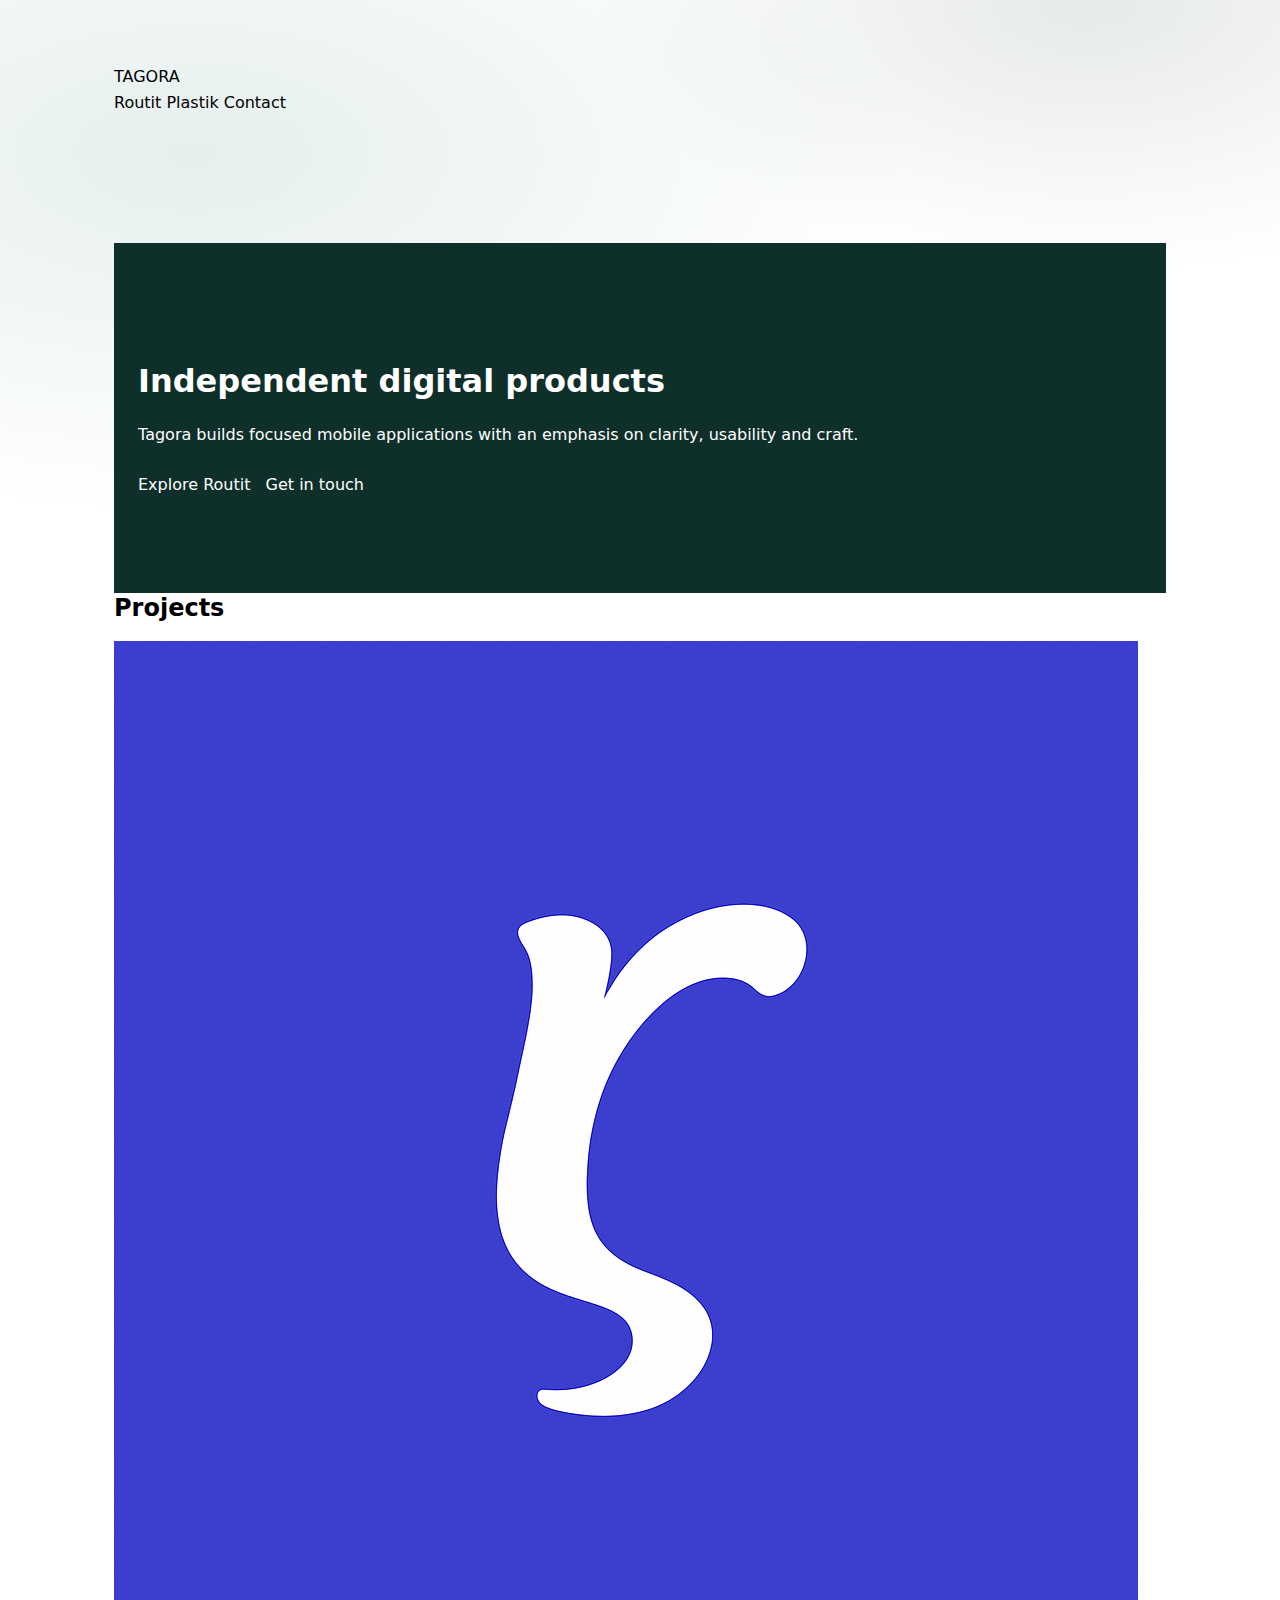
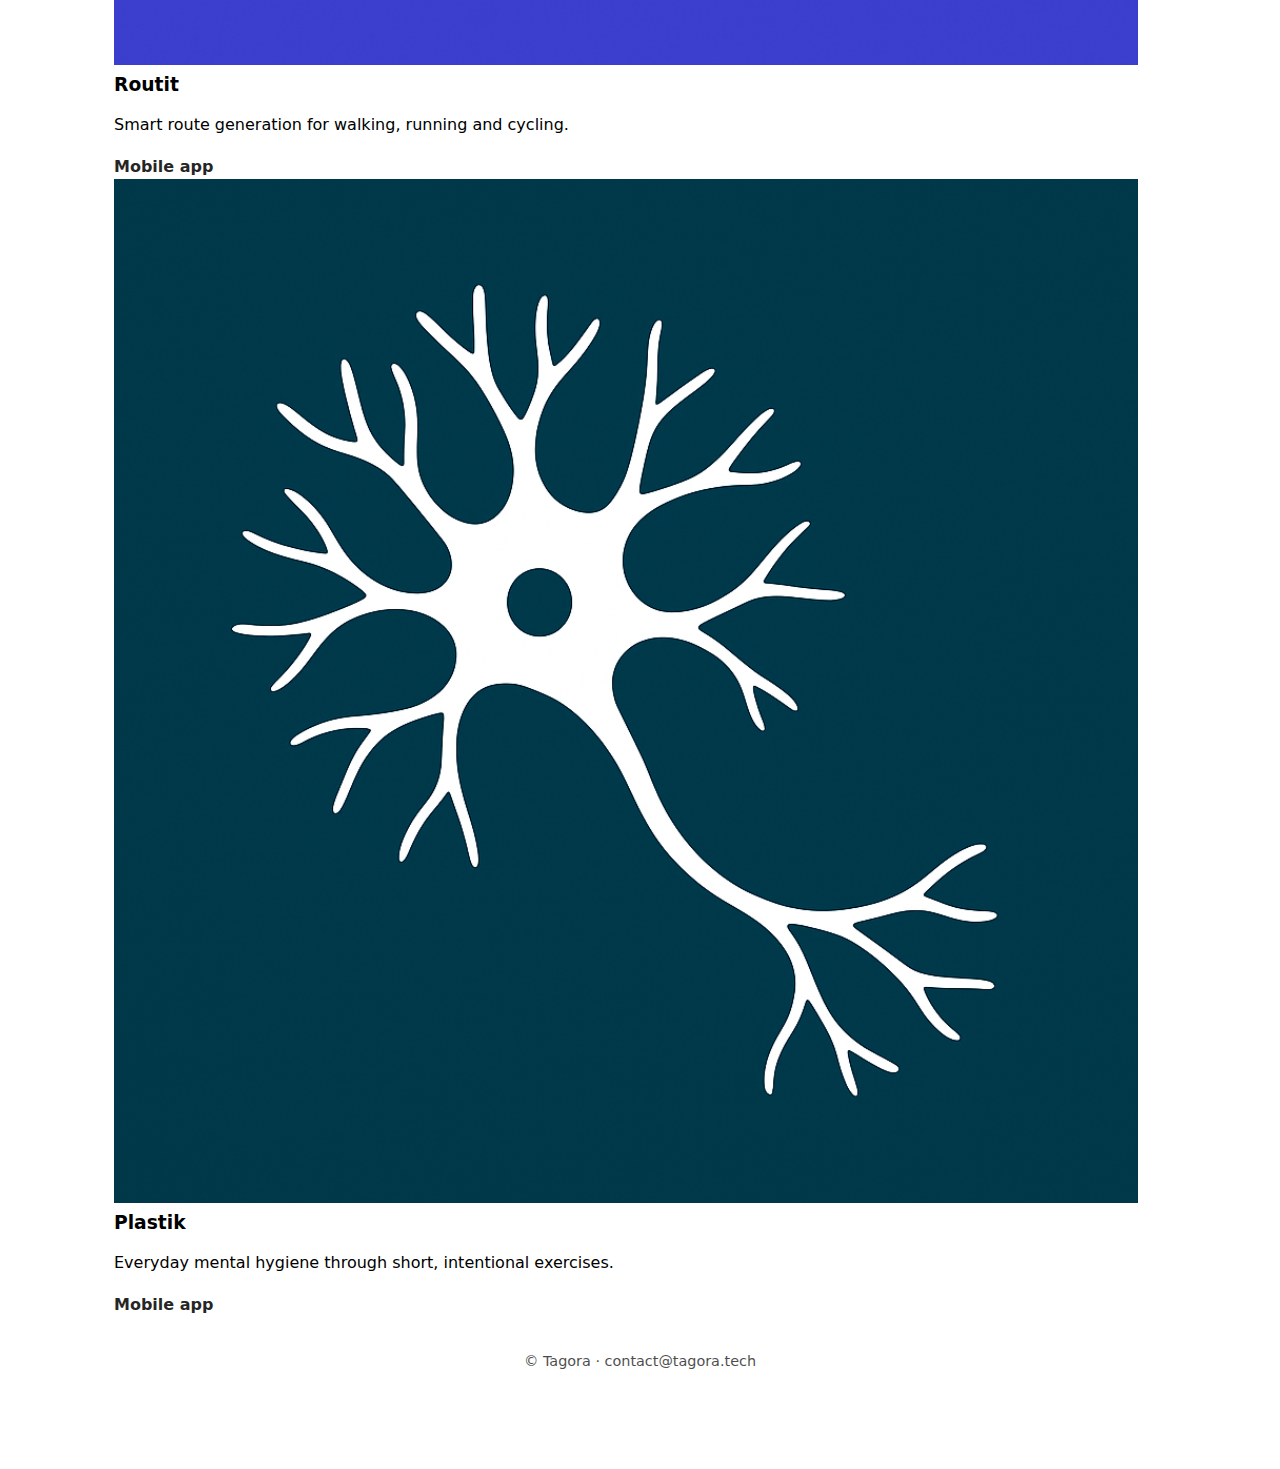
<file: index.html>
<!DOCTYPE html>
<html lang="en">
<head>
  <meta charset="UTF-8">
  <title>Tagora</title>
  <meta name="viewport" content="width=device-width, initial-scale=1.0">
  <link rel="stylesheet" href="styles/base.css">
  <link rel="stylesheet" href="styles/tagora.css">
</head>
<body>

<div class="topbar">
  <div class="container">
    <div class="nav">
      <div class="brand">TAGORA</div>
      <div class="navlinks">
        <a href="projects/routit/">Routit</a>
        <a href="projects/plastik/">Plastik</a>
        <a href="mailto:contact@tagora.tech">Contact</a>
      </div>
    </div>
  </div>
</div>

<div class="container">

  <section class="hero">
    <h1>Independent digital products</h1>
    <p>
      Tagora builds focused mobile applications with an emphasis on clarity, usability and craft.
    </p>

    <div style="margin-top:24px;">
      <a class="btn primary" href="projects/routit/">Explore Routit</a>
      <a class="btn" href="mailto:contact@tagora.tech" style="margin-left:10px;">Get in touch</a>
    </div>
  </section>

  <section class="section">
    <h2 style="margin:0 0 18px;">Projects</h2>

    <div class="grid cards">

      <a class="card" href="projects/routit/">
        <div class="project-header">
          <div class="project-logo">
            <img src="assets/logos/routit.png" alt="Routit logo">
          </div>
          <h3 style="margin:0;">Routit</h3>
        </div>
        <p>Smart route generation for walking, running and cycling.</p>
        <div style="margin-top:12px; font-weight:650; opacity:0.85;">Mobile app</div>
      </a>

      <a class="card" href="projects/plastik/">
        <div class="project-header">
          <div class="project-logo">
            <img src="assets/logos/plastik.png" alt="Plastik logo">
          </div>
          <h3 style="margin:0;">Plastik</h3>
        </div>
        <p>Everyday mental hygiene through short, intentional exercises.</p>
        <div style="margin-top:12px; font-weight:650; opacity:0.85;">Mobile app</div>
      </a>

    </div>
  </section>

  <footer class="footer">
    © Tagora · <a href="mailto:contact@tagora.tech">contact@tagora.tech</a>
  </footer>

</div>

</body>
</html>
</file>
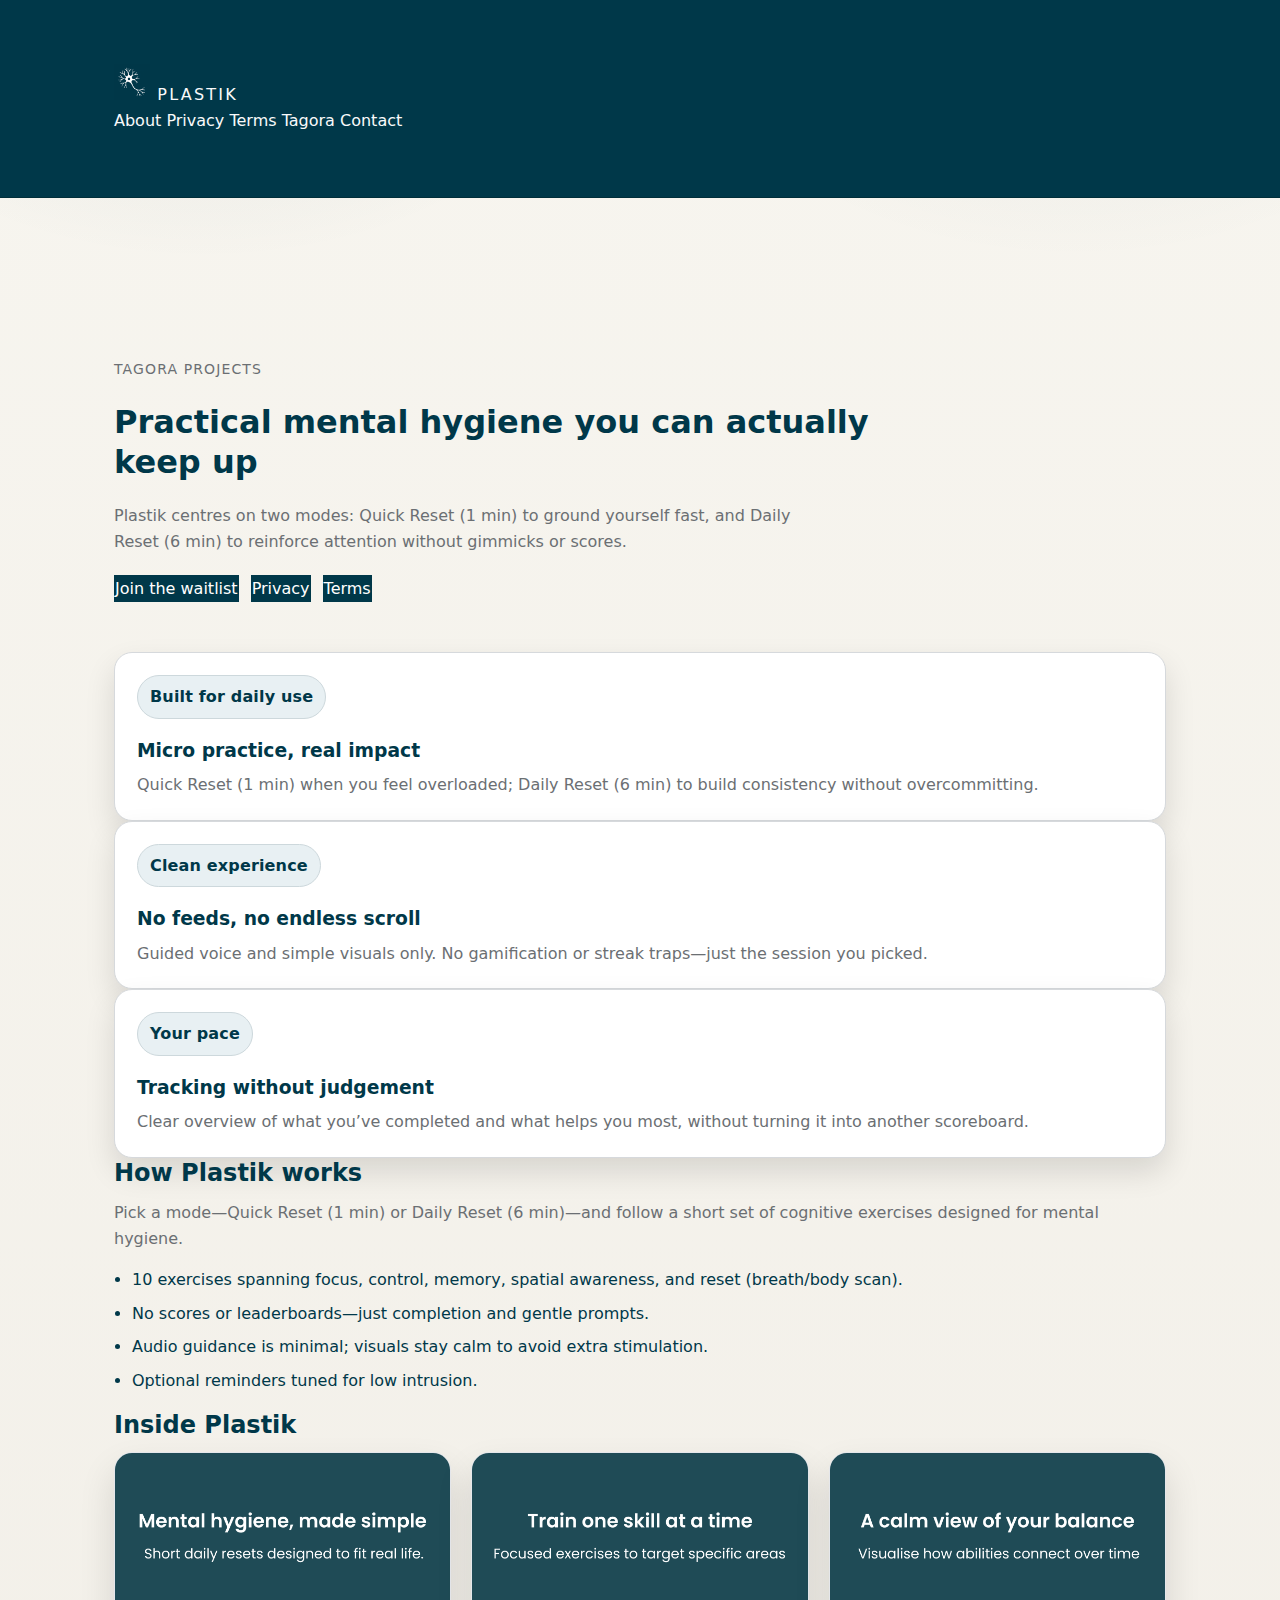
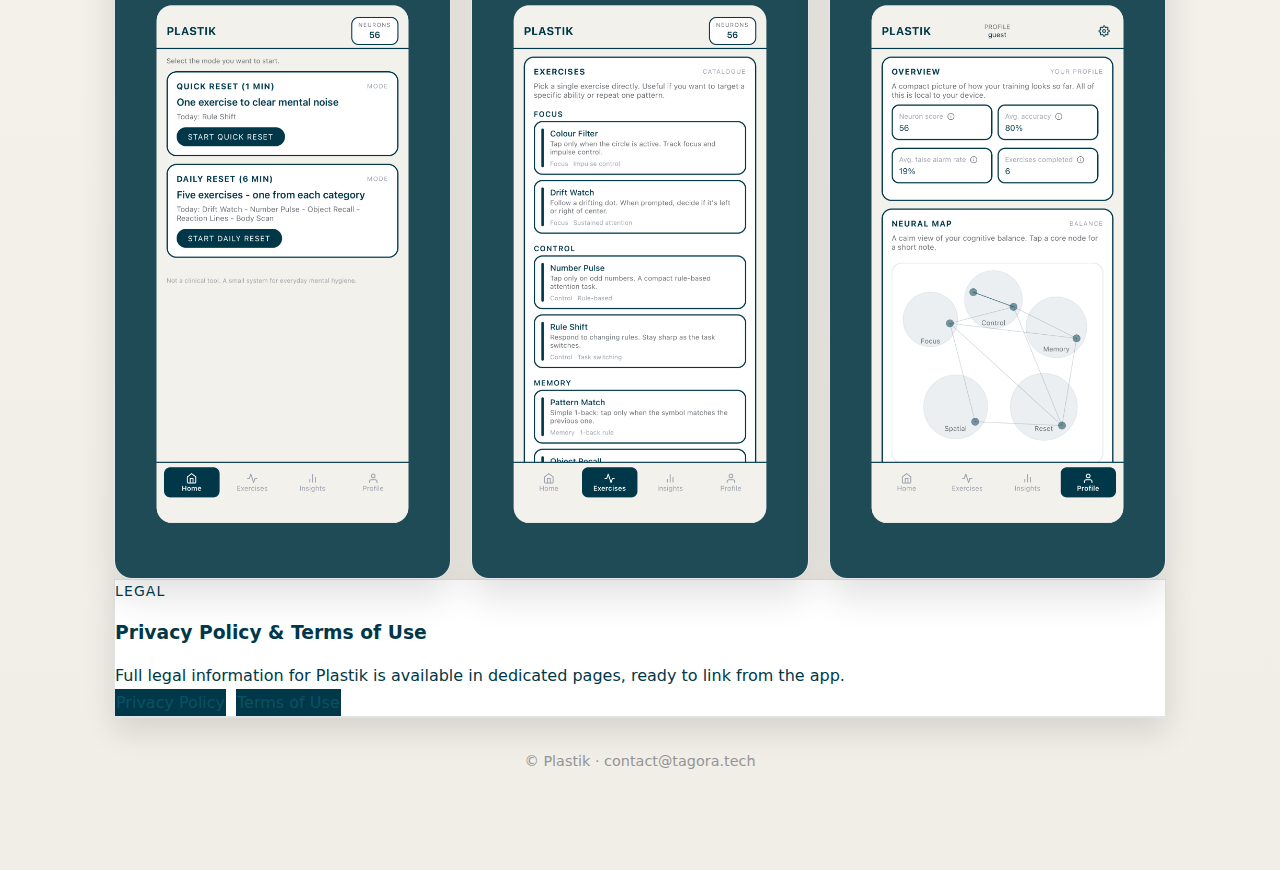
<file: projects/plastik/index.html>
<!DOCTYPE html>
<html lang="en">
<head>
  <meta charset="UTF-8">
  <title>Plastik</title>
  <meta name="viewport" content="width=device-width, initial-scale=1.0">
  <link rel="stylesheet" href="../../styles/base.css">
  <link rel="stylesheet" href="../../styles/plastik.css">
</head>
<body>

<div class="topbar">
  <div class="container">
    <div class="nav">
      <div class="brand">
        <img src="../../assets/logos/plastik.png" alt="Plastik logo" class="brand-mark">
        <span>PLASTIK</span>
      </div>
      <div class="navlinks">
        <a href="#about">About</a>
        <a href="privacy-policy/">Privacy</a>
        <a href="terms-of-use/">Terms</a>
        <a href="../../">Tagora</a>
        <a href="mailto:contact@tagora.tech">Contact</a>
      </div>
    </div>
  </div>
</div>

<div class="container">

  <section class="hero" id="about">
    <div class="eyebrow">Tagora Projects</div>
    <h1>Practical mental hygiene you can actually keep up</h1>
    <p>
      Plastik centres on two modes: Quick Reset (1 min) to ground yourself fast, and Daily Reset (6 min) to reinforce attention without gimmicks or scores.
    </p>
    <div class="hero-actions">
      <a class="btn primary" href="#">Join the waitlist</a>
      <a class="btn" href="privacy-policy/">Privacy</a>
      <a class="btn" href="terms-of-use/">Terms</a>
    </div>
  </section>

  <section class="section highlights">
    <div class="grid highlight-grid">
      <div class="card highlight">
        <div class="badge">Built for daily use</div>
        <h3>Micro practice, real impact</h3>
        <p>Quick Reset (1 min) when you feel overloaded; Daily Reset (6 min) to build consistency without overcommitting.</p>
      </div>
      <div class="card highlight">
        <div class="badge">Clean experience</div>
        <h3>No feeds, no endless scroll</h3>
        <p>Guided voice and simple visuals only. No gamification or streak traps—just the session you picked.</p>
      </div>
      <div class="card highlight">
        <div class="badge">Your pace</div>
        <h3>Tracking without judgement</h3>
        <p>Clear overview of what you’ve completed and what helps you most, without turning it into another scoreboard.</p>
      </div>
    </div>
  </section>

  <section class="section product">
    <div class="product-copy">
      <h2>How Plastik works</h2>
      <p>Pick a mode—Quick Reset (1 min) or Daily Reset (6 min)—and follow a short set of cognitive exercises designed for mental hygiene.</p>
      <ul class="list">
        <li>10 exercises spanning focus, control, memory, spatial awareness, and reset (breath/body scan).</li>
        <li>No scores or leaderboards—just completion and gentle prompts.</li>
        <li>Audio guidance is minimal; visuals stay calm to avoid extra stimulation.</li>
        <li>Optional reminders tuned for low intrusion.</li>
      </ul>
    </div>
  </section>

  <section class="section">
    <h2 style="margin:0 0 12px;">Inside Plastik</h2>
    <div class="screens-grid">
      <div class="screen">
        <img src="assets/PLASTIK - Apple store - 1.png" alt="Plastik home with Quick Reset and Daily Reset options" loading="lazy">
      </div>
      <div class="screen">
        <img src="assets/PLASTIK - Apple store - 2.png" alt="Exercise list covering focus, control, memory and reset" loading="lazy">
      </div>
      <div class="screen">
        <img src="assets/PLASTIK - Apple store - 4.png" alt="Session flow with calm visuals and voice guidance" loading="lazy">
      </div>
    </div>
  </section>

  <section class="section legal-cta">
    <div class="card outline legal-card">
      <div class="row">
        <div>
          <p class="eyebrow in-card">Legal</p>
          <h3>Privacy Policy & Terms of Use</h3>
          <p class="muted">Full legal information for Plastik is available in dedicated pages, ready to link from the app.</p>
        </div>
        <div class="actions">
          <a class="btn" href="privacy-policy/">Privacy Policy</a>
          <a class="btn" href="terms-of-use/">Terms of Use</a>
        </div>
      </div>
    </div>
  </section>

  <footer class="footer">
    © Plastik · <a href="mailto:contact@tagora.tech">contact@tagora.tech</a>
  </footer>

</div>

</body>
</html>
</file>
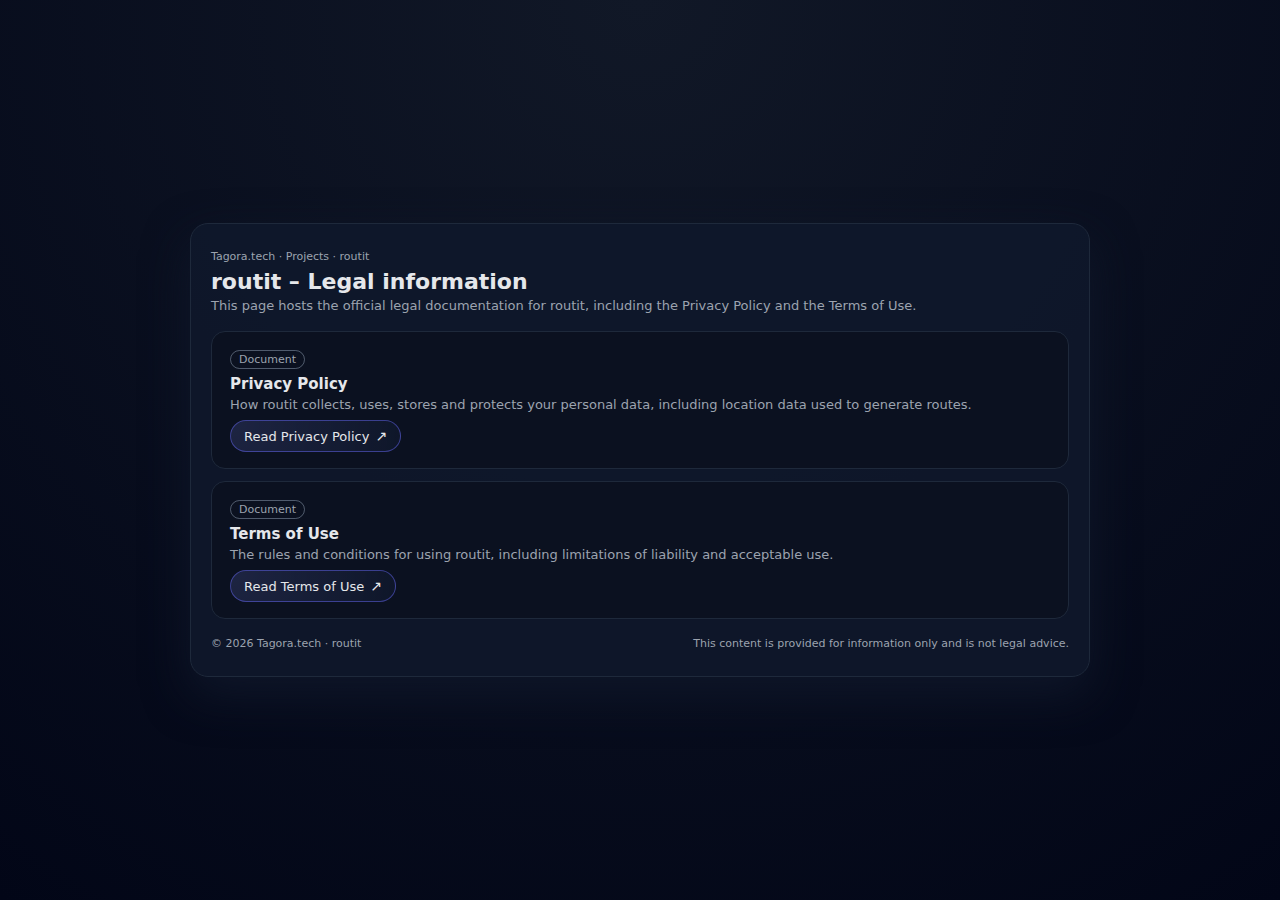
<file: projects/routy/index.html>
<!doctype html>
<html lang="en">
<head>
  <meta charset="utf-8">
  <title>routit – Legal Information | Tagora.tech</title>
  <meta name="viewport" content="width=device-width, initial-scale=1">
  <style>
    :root {
      --primary: #6366f1;
      --bg: #020617;
      --bg-card: #0b1120;
      --text: #e5e7eb;
      --muted: #9ca3af;
      --border: #1e293b;
    }

    * { box-sizing: border-box; margin: 0; padding: 0; }

    body {
      font-family: system-ui, -apple-system, BlinkMacSystemFont, "Segoe UI", sans-serif;
      background: radial-gradient(circle at top, #111827, #020617);
      color: var(--text);
      min-height: 100vh;
      display: flex;
      justify-content: center;
      align-items: center;
      padding: 24px;
    }

    .wrapper {
      max-width: 900px;
      width: 100%;
      background: rgba(15, 23, 42, 0.94);
      border-radius: 18px;
      padding: 26px 20px;
      border: 1px solid var(--border);
      box-shadow: 0 18px 45px rgba(15, 23, 42, 0.9);
    }

    header {
      margin-bottom: 18px;
    }

    .breadcrumbs {
      font-size: 11px;
      color: var(--muted);
      margin-bottom: 6px;
    }

    .breadcrumbs a {
      color: var(--muted);
      text-decoration: none;
    }

    .breadcrumbs a:hover {
      text-decoration: underline;
    }

    h1 {
      font-size: 22px;
      margin-bottom: 4px;
    }

    .subtitle {
      font-size: 13px;
      color: var(--muted);
    }

    .cards {
      display: grid;
      gap: 12px;
      margin-top: 18px;
    }

    .card {
      background: var(--bg-card);
      border-radius: 14px;
      padding: 16px 18px;
      border: 1px solid var(--border);
    }

    .card-title {
      font-size: 15px;
      font-weight: 600;
      margin-bottom: 4px;
    }

    .card-text {
      font-size: 13px;
      color: var(--muted);
      margin-bottom: 8px;
    }

    .tag {
      display: inline-flex;
      align-items: center;
      padding: 2px 8px;
      border-radius: 999px;
      font-size: 11px;
      border: 1px solid rgba(148, 163, 184, 0.5);
      color: var(--muted);
      margin-bottom: 6px;
    }

    a.button {
      display: inline-flex;
      align-items: center;
      justify-content: center;
      padding: 7px 13px;
      border-radius: 999px;
      border: 1px solid rgba(99, 102, 241, 0.5);
      background: radial-gradient(circle at top left, rgba(129, 140, 248, 0.16), rgba(15, 23, 42, 0.98));
      color: var(--text);
      text-decoration: none;
      font-size: 13px;
      font-weight: 500;
    }

    a.button span {
      margin-left: 6px;
      font-size: 14px;
    }

    footer {
      margin-top: 18px;
      font-size: 11px;
      color: var(--muted);
      display: flex;
      justify-content: space-between;
      gap: 8px;
      flex-wrap: wrap;
    }

    @media (max-width: 600px) {
      .wrapper {
        padding: 20px 16px;
      }
      h1 {
        font-size: 20px;
      }
    }
  </style>
</head>
<body>
  <div class="wrapper">
    <header>
      <div class="breadcrumbs">
        <a href="/">Tagora.tech</a> · <span>Projects</span> · <span>routit</span>
      </div>
      <h1>routit – Legal information</h1>
      <p class="subtitle">
        This page hosts the official legal documentation for routit, including the Privacy Policy and the Terms of Use.
      </p>
    </header>

    <main>
      <div class="cards">
        <div class="card">
          <div class="tag">Document</div>
          <div class="card-title">Privacy Policy</div>
          <p class="card-text">
            How routit collects, uses, stores and protects your personal data, including location data used to generate routes.
          </p>
          <a class="button" href="/projects/routit/privacy-policy">
            Read Privacy Policy <span>↗</span>
          </a>
        </div>

        <div class="card">
          <div class="tag">Document</div>
          <div class="card-title">Terms of Use</div>
          <p class="card-text">
            The rules and conditions for using routit, including limitations of liability and acceptable use.
          </p>
          <a class="button" href="/projects/routit/terms-of-use">
            Read Terms of Use <span>↗</span>
          </a>
        </div>
      </div>
    </main>

    <footer>
      <span>© <span id="year"></span> Tagora.tech · routit</span>
      <span>This content is provided for information only and is not legal advice.</span>
    </footer>
  </div>

  <script>
    document.getElementById("year").textContent = new Date().getFullYear();
  </script>
</body>
</html>
</file>
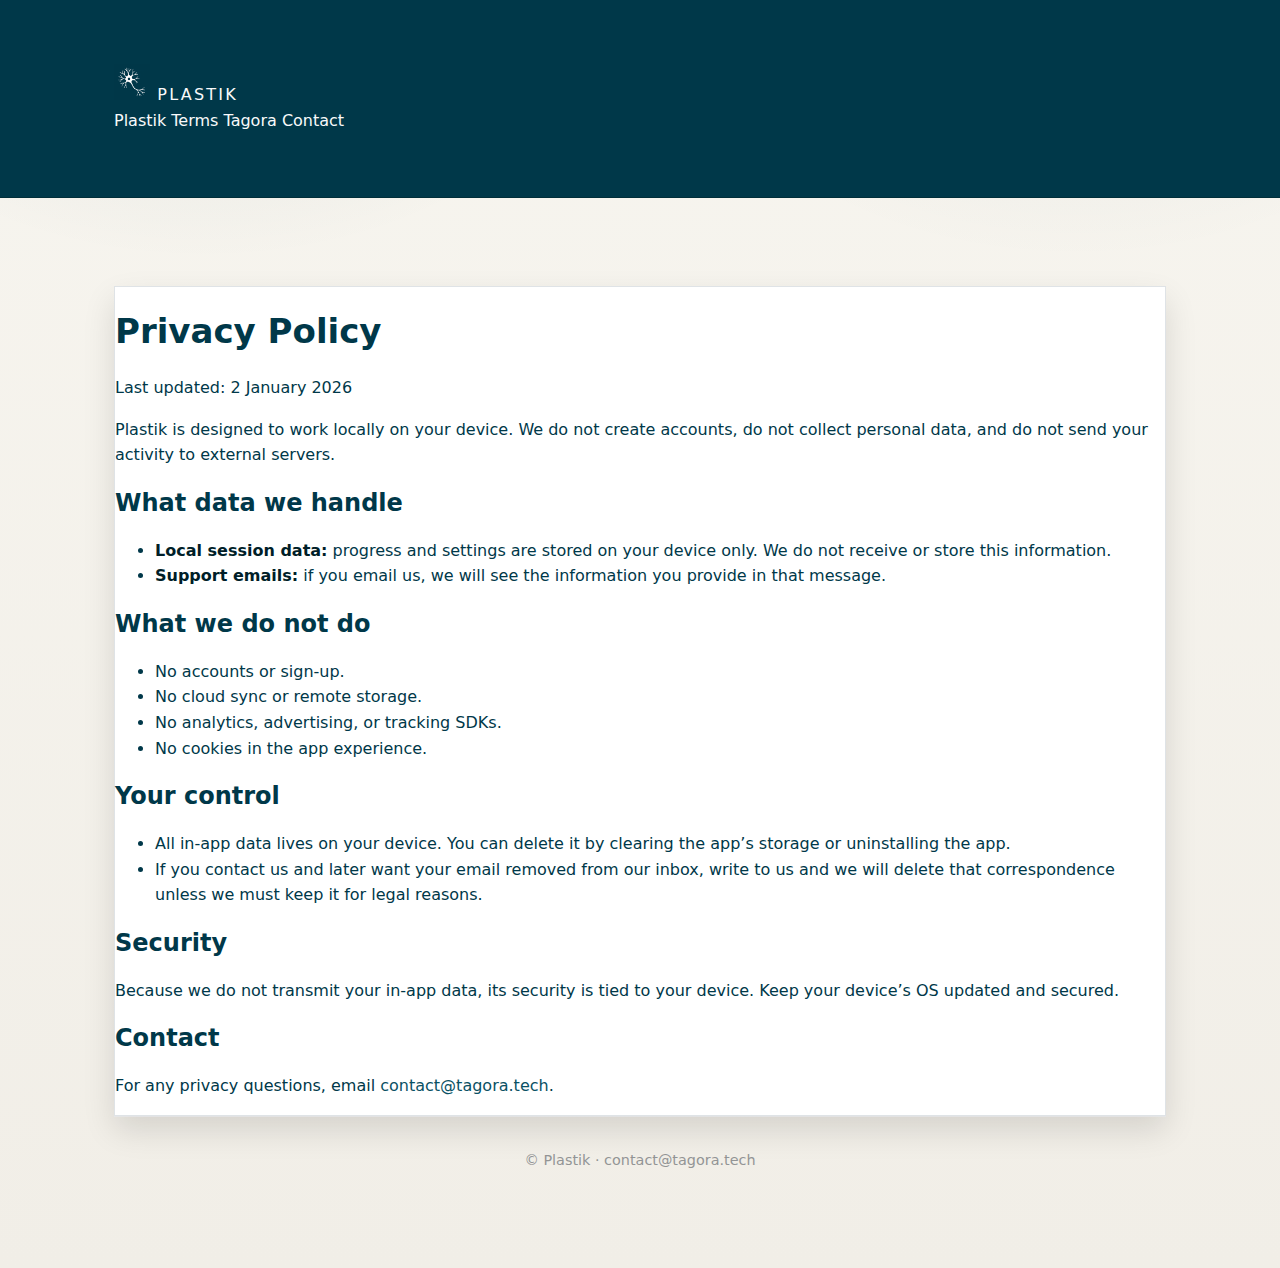
<file: projects/plastik/privacy-policy/index.html>
<!DOCTYPE html>
<html lang="en">
<head>
  <meta charset="UTF-8">
  <title>Plastik · Privacy Policy</title>
  <meta name="viewport" content="width=device-width, initial-scale=1.0">
  <link rel="stylesheet" href="../../../styles/base.css">
  <link rel="stylesheet" href="../../../styles/plastik.css">
</head>
<body>

<div class="topbar">
  <div class="container">
    <div class="nav">
      <div class="brand">
        <img src="../../../assets/logos/plastik.png" alt="Plastik logo" class="brand-mark">
        <span>PLASTIK</span>
      </div>
      <div class="navlinks">
        <a href="../">Plastik</a>
        <a href="../terms-of-use/">Terms</a>
        <a href="../../../">Tagora</a>
        <a href="mailto:contact@tagora.tech">Contact</a>
      </div>
    </div>
  </div>
</div>

<div class="container">

  <section class="section legal">
    <div class="prose card legal-card">
      <h1>Privacy Policy</h1>
      <div class="updated">Last updated: 2 January 2026</div>
      <p>Plastik is designed to work locally on your device. We do not create accounts, do not collect personal data, and do not send your activity to external servers.</p>

      <h2>What data we handle</h2>
      <ul>
        <li><strong>Local session data:</strong> progress and settings are stored on your device only. We do not receive or store this information.</li>
        <li><strong>Support emails:</strong> if you email us, we will see the information you provide in that message.</li>
      </ul>

      <h2>What we do not do</h2>
      <ul>
        <li>No accounts or sign-up.</li>
        <li>No cloud sync or remote storage.</li>
        <li>No analytics, advertising, or tracking SDKs.</li>
        <li>No cookies in the app experience.</li>
      </ul>

      <h2>Your control</h2>
      <ul>
        <li>All in-app data lives on your device. You can delete it by clearing the app’s storage or uninstalling the app.</li>
        <li>If you contact us and later want your email removed from our inbox, write to us and we will delete that correspondence unless we must keep it for legal reasons.</li>
      </ul>

      <h2>Security</h2>
      <p>Because we do not transmit your in-app data, its security is tied to your device. Keep your device’s OS updated and secured.</p>

      <h2>Contact</h2>
      <p>For any privacy questions, email <a href="mailto:contact@tagora.tech">contact@tagora.tech</a>.</p>
    </div>
  </section>

  <footer class="footer">
    © Plastik · <a href="mailto:contact@tagora.tech">contact@tagora.tech</a>
  </footer>

</div>

</body>
</html>
</file>
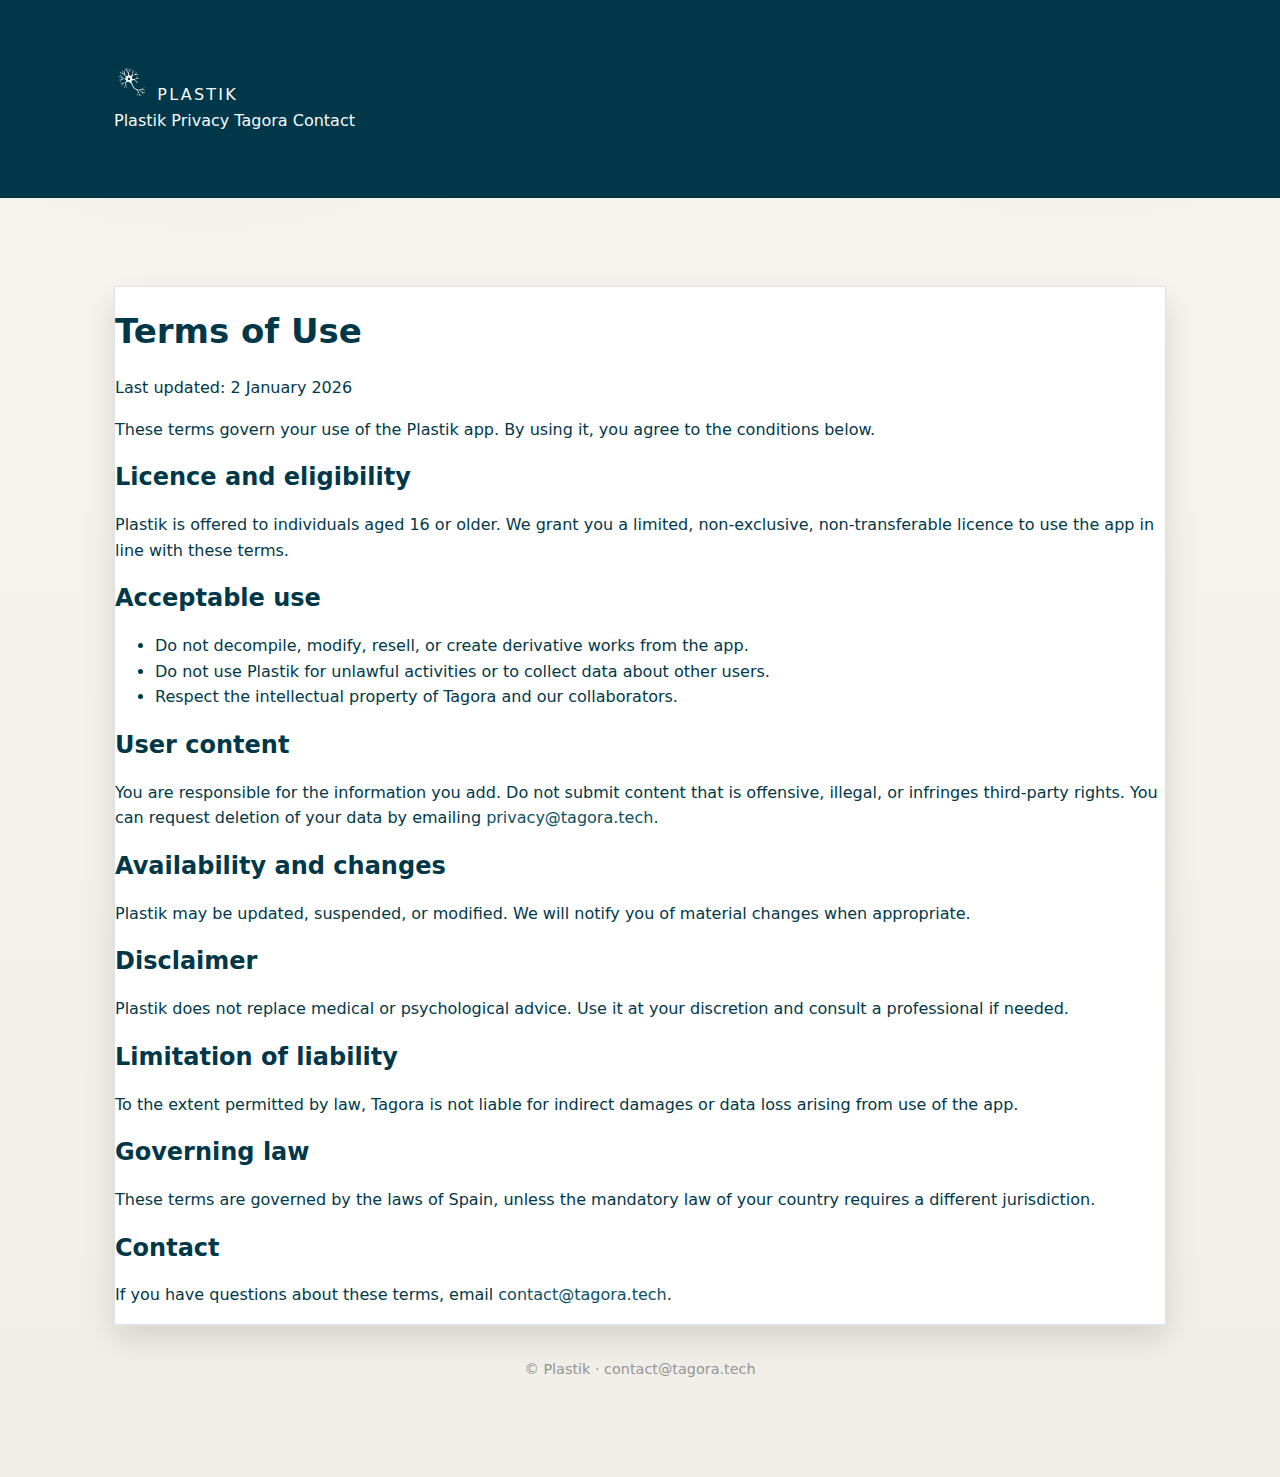
<file: projects/plastik/terms-of-use/index.html>
<!DOCTYPE html>
<html lang="en">
<head>
  <meta charset="UTF-8">
  <title>Plastik · Terms of Use</title>
  <meta name="viewport" content="width=device-width, initial-scale=1.0">
  <link rel="preconnect" href="https://fonts.googleapis.com">
  <link rel="preconnect" href="https://fonts.gstatic.com" crossorigin>
  <link href="https://fonts.googleapis.com/css2?family=Space+Grotesk:wght@400;500;600;700&display=swap" rel="stylesheet">
  <link rel="stylesheet" href="../../../styles/base.css">
  <link rel="stylesheet" href="../../../styles/plastik.css">
</head>
<body>

<div class="topbar">
  <div class="container">
    <div class="nav">
      <div class="brand">
        <img src="../../../assets/logos/plastik.png" alt="Plastik logo" class="brand-mark">
        <span>PLASTIK</span>
      </div>
      <div class="navlinks">
        <a href="../">Plastik</a>
        <a href="../privacy-policy/">Privacy</a>
        <a href="../../../">Tagora</a>
        <a href="mailto:contact@tagora.tech">Contact</a>
      </div>
    </div>
  </div>
</div>

<div class="container">

  <section class="section legal">
    <div class="prose card legal-card">
      <h1>Terms of Use</h1>
      <div class="updated">Last updated: 2 January 2026</div>
      <p>These terms govern your use of the Plastik app. By using it, you agree to the conditions below.</p>

      <h2>Licence and eligibility</h2>
      <p>Plastik is offered to individuals aged 16 or older. We grant you a limited, non-exclusive, non-transferable licence to use the app in line with these terms.</p>

      <h2>Acceptable use</h2>
      <ul>
        <li>Do not decompile, modify, resell, or create derivative works from the app.</li>
        <li>Do not use Plastik for unlawful activities or to collect data about other users.</li>
        <li>Respect the intellectual property of Tagora and our collaborators.</li>
      </ul>

      <h2>User content</h2>
      <p>You are responsible for the information you add. Do not submit content that is offensive, illegal, or infringes third-party rights. You can request deletion of your data by emailing <a href="mailto:privacy@tagora.tech">privacy@tagora.tech</a>.</p>

      <h2>Availability and changes</h2>
      <p>Plastik may be updated, suspended, or modified. We will notify you of material changes when appropriate.</p>

      <h2>Disclaimer</h2>
      <p>Plastik does not replace medical or psychological advice. Use it at your discretion and consult a professional if needed.</p>

      <h2>Limitation of liability</h2>
      <p>To the extent permitted by law, Tagora is not liable for indirect damages or data loss arising from use of the app.</p>

      <h2>Governing law</h2>
      <p>These terms are governed by the laws of Spain, unless the mandatory law of your country requires a different jurisdiction.</p>

      <h2>Contact</h2>
      <p>If you have questions about these terms, email <a href="mailto:contact@tagora.tech">contact@tagora.tech</a>.</p>
    </div>
  </section>

  <footer class="footer">
    © Plastik · <a href="mailto:contact@tagora.tech">contact@tagora.tech</a>
  </footer>

</div>

</body>
</html>
</file>
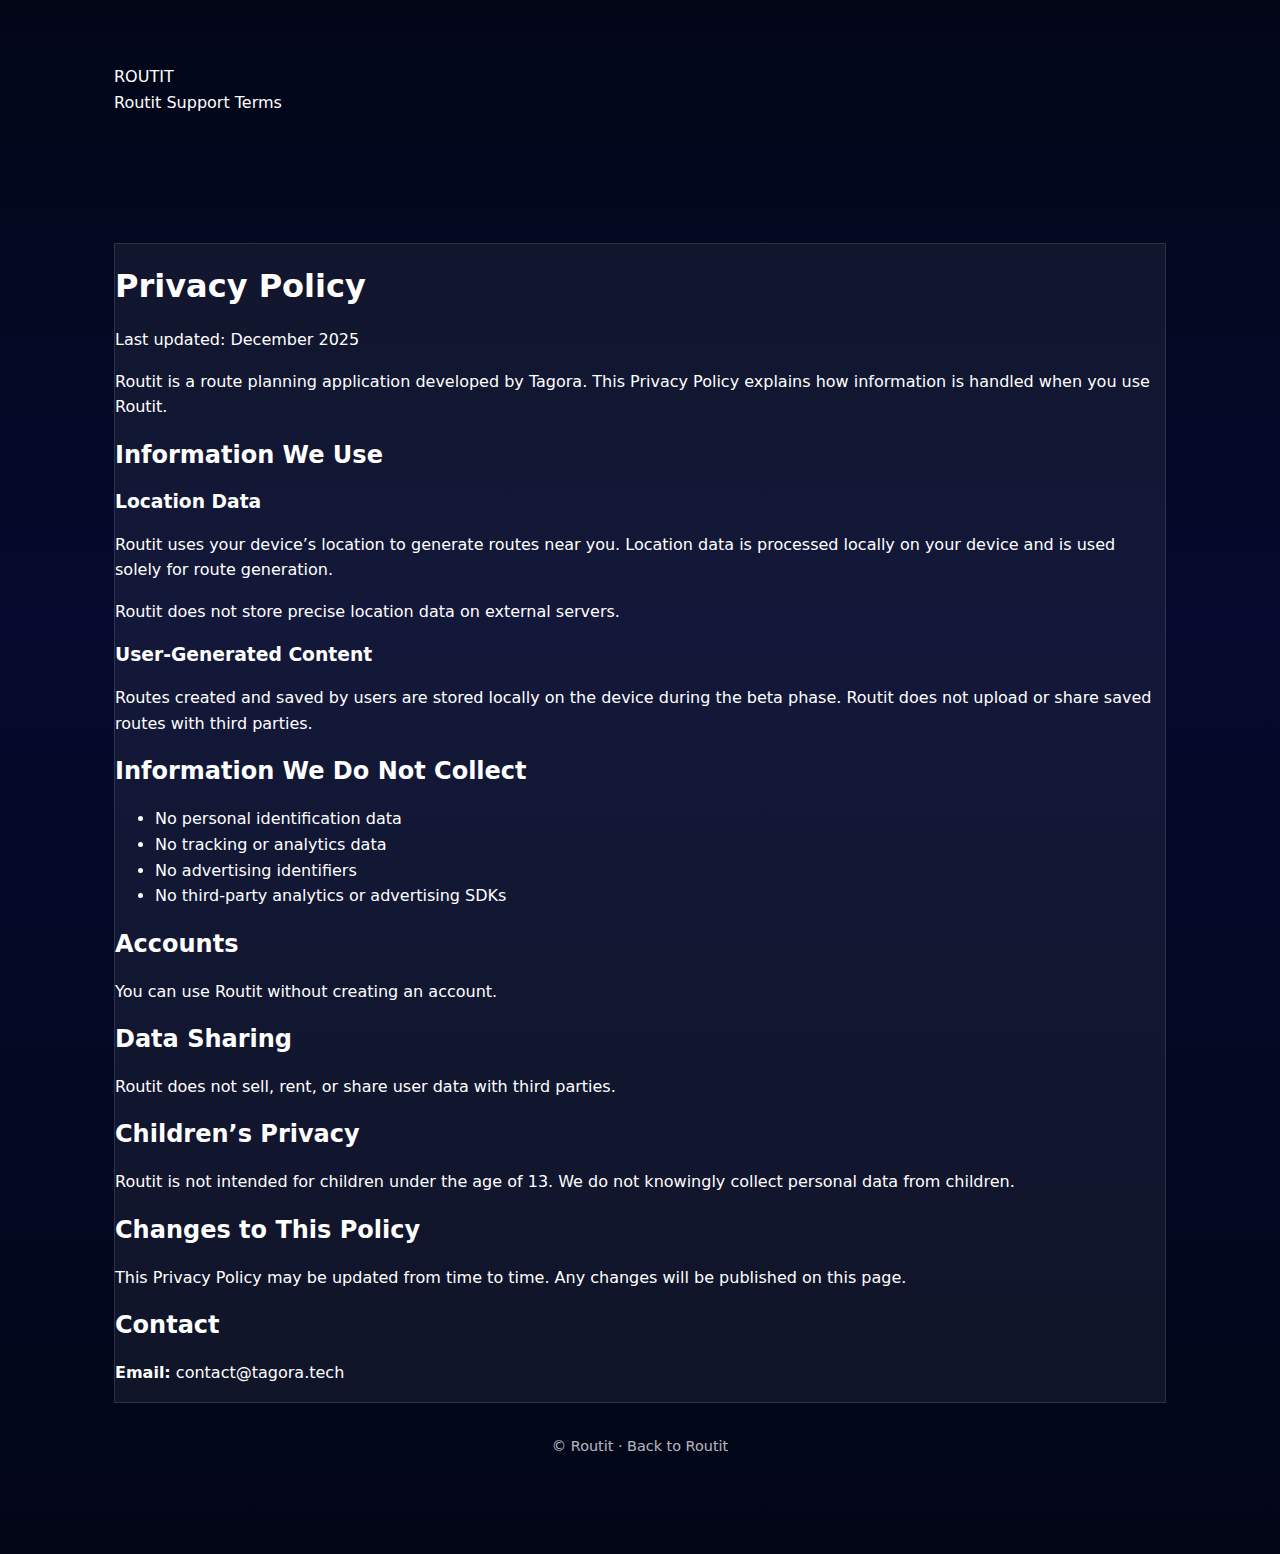
<file: projects/routit/privacy-policy/index.html>
<!DOCTYPE html>
<html lang="en">
<head>
  <meta charset="UTF-8" />
  <title>Privacy Policy – Routit</title>
  <meta name="viewport" content="width=device-width, initial-scale=1.0" />
  <link rel="stylesheet" href="/styles/base.css" />
  <link rel="stylesheet" href="/styles/routit.css" />
</head>
<body>

<div class="topbar">
  <div class="container">
    <div class="nav">
      <div class="brand"><span>ROUTIT</span>
      <div class="navlinks">
        <a href="/projects/routit/">Routit</a>
        <a href="/projects/routit/support/">Support</a>
        <a href="/projects/routit/terms-of-use/">Terms</a>
      </div>
    </div>
  </div>
</div>

<div class="container">
  <section class="section">
    <div class="card prose">
      <h1>Privacy Policy</h1>
      <div class="updated">Last updated: December 2025</div>

      <p>
        Routit is a route planning application developed by Tagora. This Privacy Policy explains how information is handled when you use Routit.
      </p>

      <div class="hr"></div>

      <h2>Information We Use</h2>

      <h3>Location Data</h3>
      <p>
        Routit uses your device’s location to generate routes near you. Location data is processed locally on your device and is used solely for route generation.
      </p>
      <p>
        Routit does not store precise location data on external servers.
      </p>

      <h3>User-Generated Content</h3>
      <p>
        Routes created and saved by users are stored locally on the device during the beta phase. Routit does not upload or share saved routes with third parties.
      </p>

      <h2>Information We Do Not Collect</h2>
      <ul>
        <li>No personal identification data</li>
        <li>No tracking or analytics data</li>
        <li>No advertising identifiers</li>
        <li>No third-party analytics or advertising SDKs</li>
      </ul>

      <h2>Accounts</h2>
      <p>You can use Routit without creating an account.</p>

      <h2>Data Sharing</h2>
      <p>Routit does not sell, rent, or share user data with third parties.</p>

      <h2>Children’s Privacy</h2>
      <p>Routit is not intended for children under the age of 13. We do not knowingly collect personal data from children.</p>

      <h2>Changes to This Policy</h2>
      <p>This Privacy Policy may be updated from time to time. Any changes will be published on this page.</p>

      <h2>Contact</h2>
      <p><strong>Email:</strong> <a href="mailto:contact@tagora.tech">contact@tagora.tech</a></p>
    </div>
  </section>

  <footer class="footer">
    © Routit · <a href="/projects/routit/">Back to Routit</a>
  </footer>
</div>

</body>
</html>
</file>
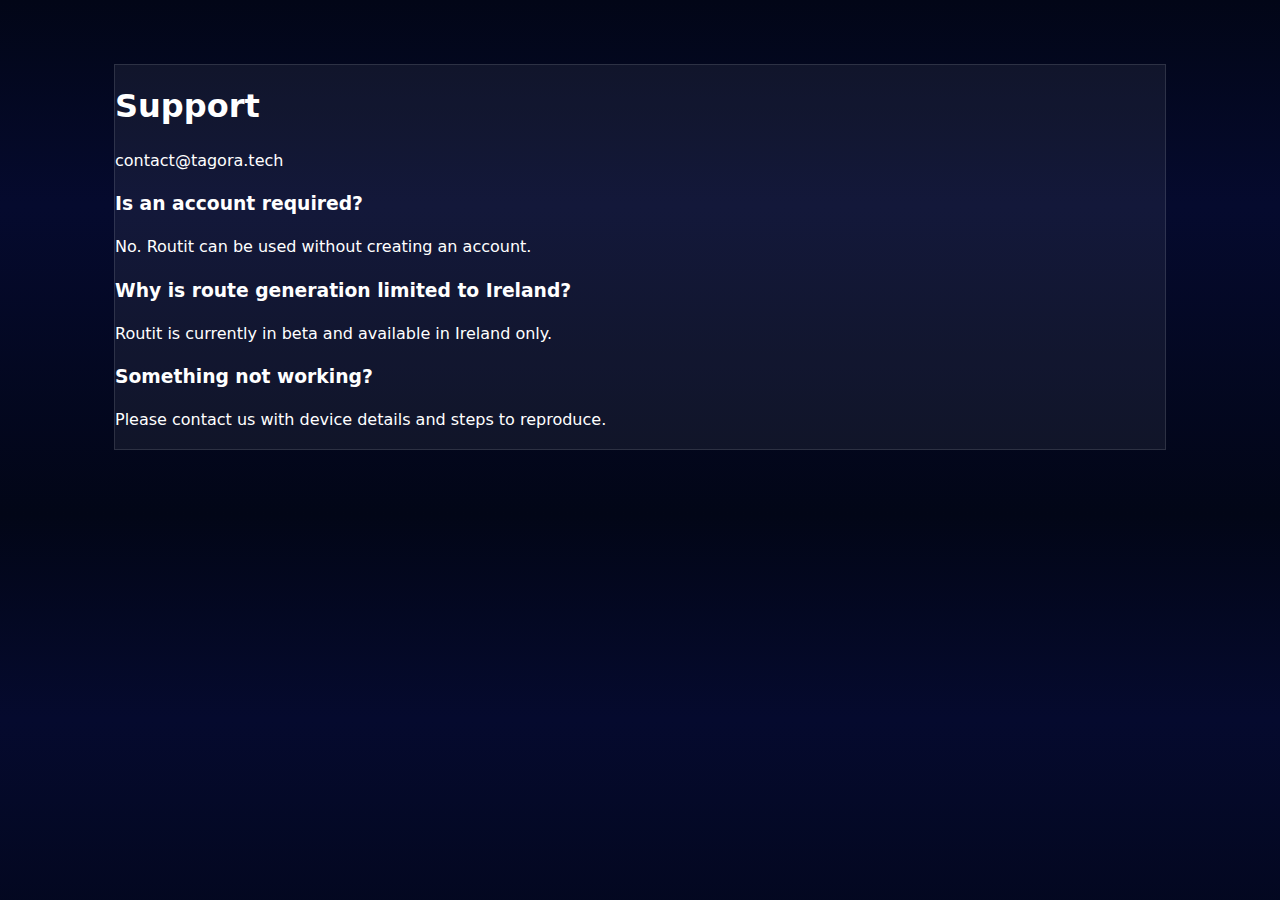
<file: projects/routit/support/index.html>
<!DOCTYPE html>
<html lang="en">
<head>
  <meta charset="UTF-8">
  <title>Support – Routit</title>
  <meta name="viewport" content="width=device-width, initial-scale=1.0">
  <link rel="stylesheet" href="../../../styles/base.css">
  <link rel="stylesheet" href="../../../styles/routit.css">
</head>
<body>

<div class="container section">
  <div class="card prose">
    <h1>Support</h1>
    <div class="updated">contact@tagora.tech</div>

    <h3>Is an account required?</h3>
    <p>No. Routit can be used without creating an account.</p>

    <h3>Why is route generation limited to Ireland?</h3>
    <p>Routit is currently in beta and available in Ireland only.</p>

    <h3>Something not working?</h3>
    <p>Please contact us with device details and steps to reproduce.</p>
  </div>
</div>

</body>
</html>
</file>
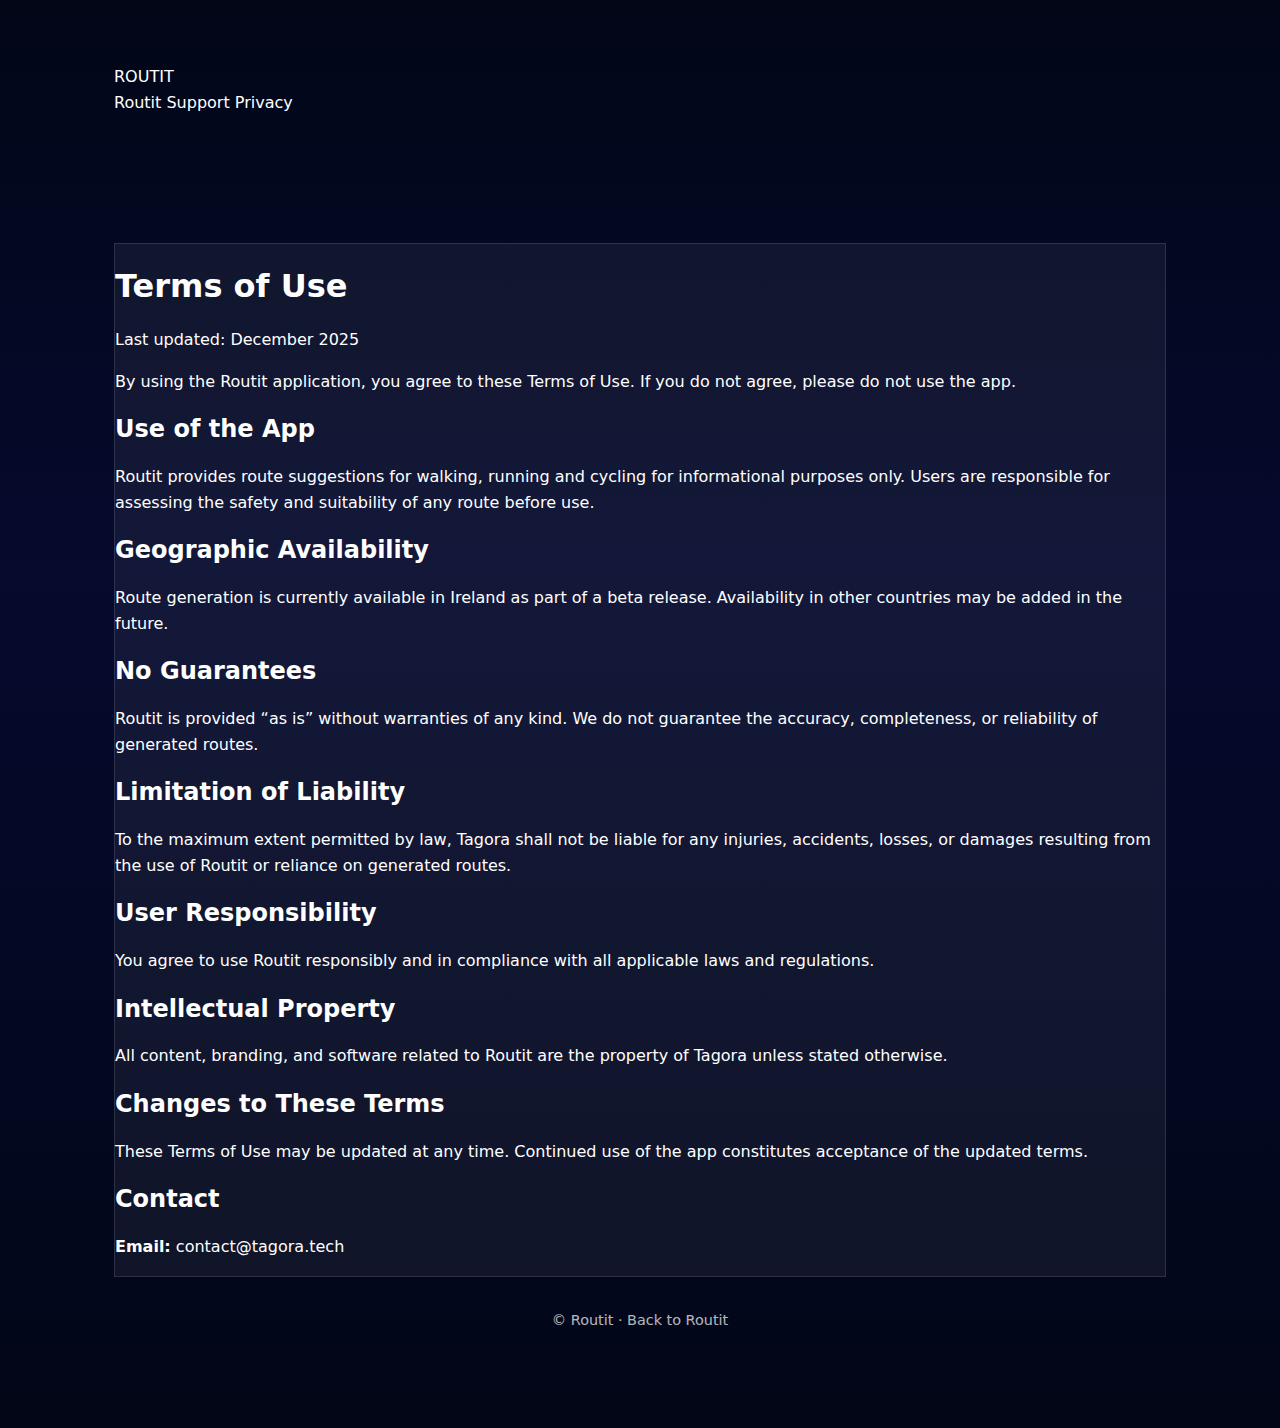
<file: projects/routit/terms-of-use/index.html>
<!DOCTYPE html>
<html lang="en">
<head>
  <meta charset="UTF-8" />
  <title>Terms of Use – Routit</title>
  <meta name="viewport" content="width=device-width, initial-scale=1.0" />
  <link rel="stylesheet" href="/styles/base.css" />
  <link rel="stylesheet" href="/styles/routit.css" />
</head>
<body>

<div class="topbar">
  <div class="container">
    <div class="nav">
      <div class="brand"><span>ROUTIT</span></div>
      <div class="navlinks">
        <a href="/projects/routit/">Routit</a>
        <a href="/projects/routit/support/">Support</a>
        <a href="/projects/routit/privacy-policy/">Privacy</a>
      </div>
    </div>
  </div>
</div>

<div class="container">
  <section class="section">
    <div class="card prose">
      <h1>Terms of Use</h1>
      <div class="updated">Last updated: December 2025</div>

      <p>
        By using the Routit application, you agree to these Terms of Use. If you do not agree, please do not use the app.
      </p>

      <div class="hr"></div>

      <h2>Use of the App</h2>
      <p>
        Routit provides route suggestions for walking, running and cycling for informational purposes only. Users are responsible for assessing the safety and suitability of any route before use.
      </p>

      <h2>Geographic Availability</h2>
      <p>Route generation is currently available in Ireland as part of a beta release. Availability in other countries may be added in the future.</p>

      <h2>No Guarantees</h2>
      <p>Routit is provided “as is” without warranties of any kind. We do not guarantee the accuracy, completeness, or reliability of generated routes.</p>

      <h2>Limitation of Liability</h2>
      <p>To the maximum extent permitted by law, Tagora shall not be liable for any injuries, accidents, losses, or damages resulting from the use of Routit or reliance on generated routes.</p>

      <h2>User Responsibility</h2>
      <p>You agree to use Routit responsibly and in compliance with all applicable laws and regulations.</p>

      <h2>Intellectual Property</h2>
      <p>All content, branding, and software related to Routit are the property of Tagora unless stated otherwise.</p>

      <h2>Changes to These Terms</h2>
      <p>These Terms of Use may be updated at any time. Continued use of the app constitutes acceptance of the updated terms.</p>

      <h2>Contact</h2>
      <p><strong>Email:</strong> <a href="mailto:contact@tagora.tech">contact@tagora.tech</a></p>
    </div>
  </section>

  <footer class="footer">
    © Routit · <a href="/projects/routit/">Back to Routit</a>
  </footer>
</div>

</body>
</html>
</file>
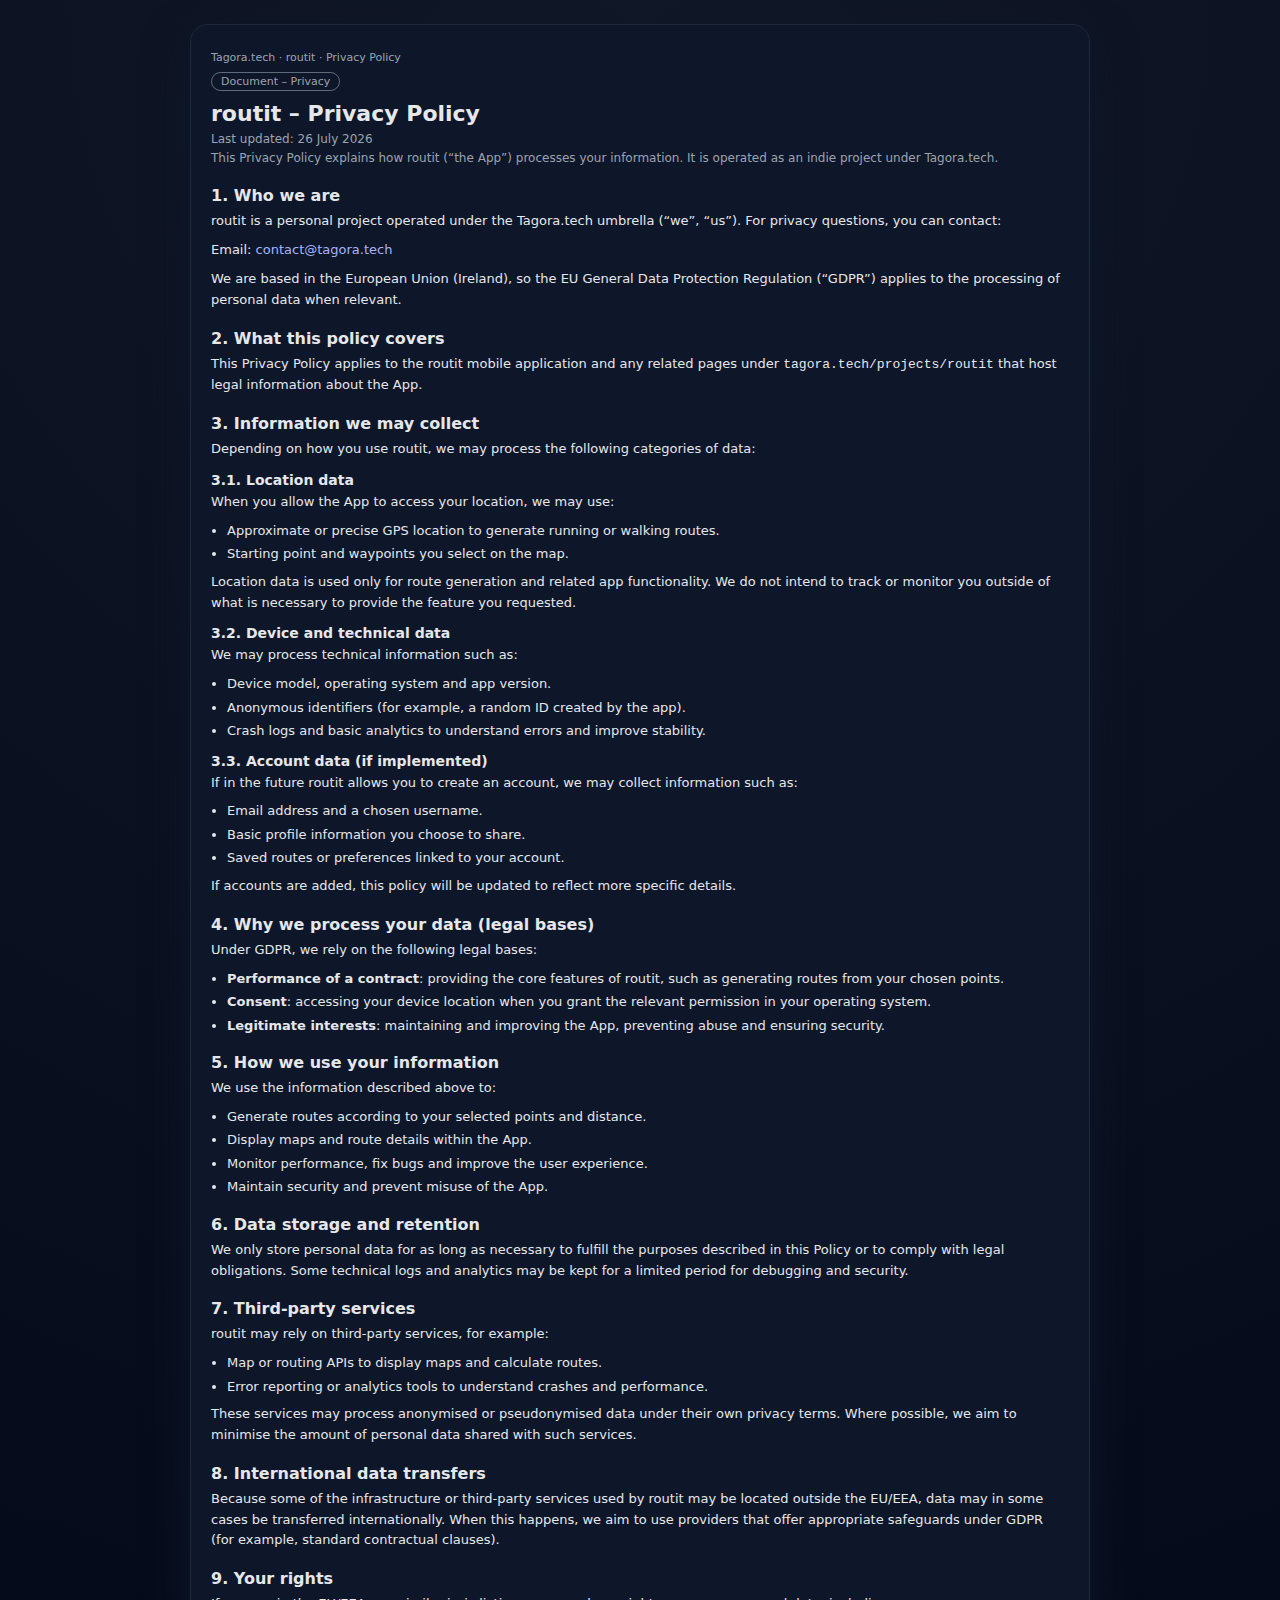
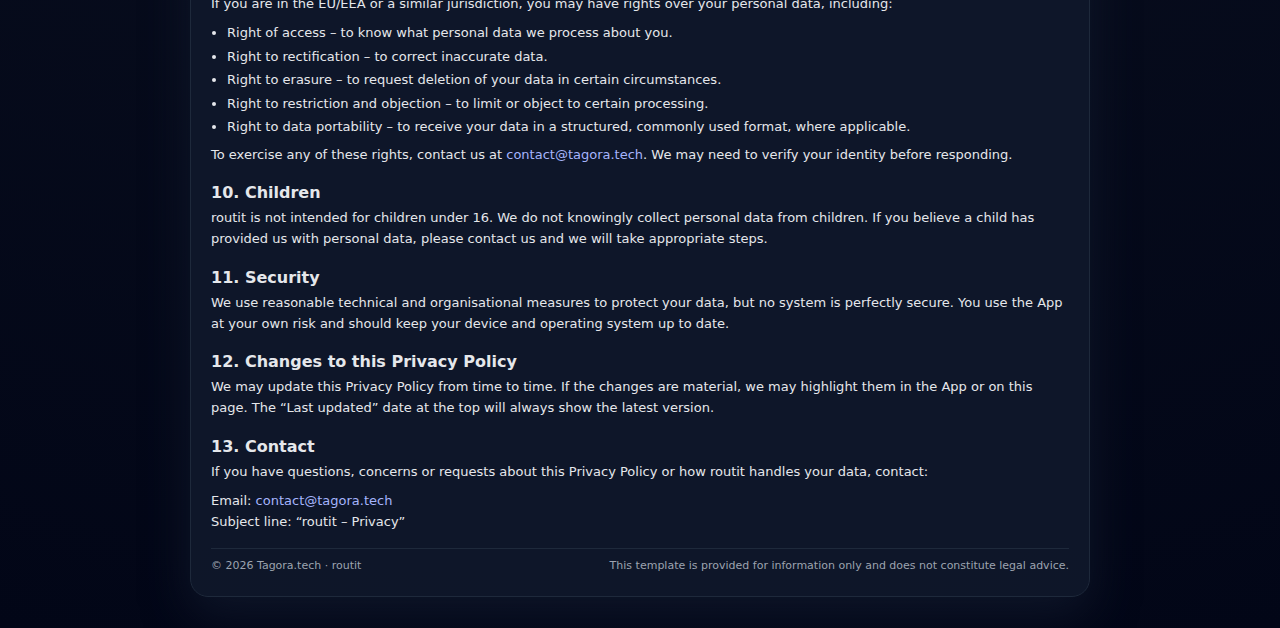
<file: projects/routit/privacy-policy.html>
<!doctype html>
<html lang="en">
<head>
  <meta charset="utf-8">
  <title>routit – Privacy Policy | Tagora.tech</title>
  <meta name="viewport" content="width=device-width, initial-scale=1">
  <style>
    :root {
      --primary: #6366f1;
      --bg: #020617;
      --bg-card: #020617;
      --text: #e5e7eb;
      --muted: #9ca3af;
      --border: #1e293b;
      --max-width: 900px;
    }

    * { box-sizing: border-box; margin: 0; padding: 0; }

    body {
      font-family: system-ui, -apple-system, BlinkMacSystemFont, "Segoe UI", sans-serif;
      background: radial-gradient(circle at top, #111827, #020617);
      color: var(--text);
      min-height: 100vh;
      padding: 24px 16px 32px;
      display: flex;
      justify-content: center;
    }

    .page {
      width: 100%;
      max-width: var(--max-width);
      background: rgba(15, 23, 42, 0.96);
      border-radius: 18px;
      padding: 26px 20px 24px;
      border: 1px solid var(--border);
      box-shadow: 0 18px 45px rgba(15, 23, 42, 0.9);
    }

    .breadcrumbs {
      font-size: 11px;
      color: var(--muted);
      margin-bottom: 6px;
    }

    .breadcrumbs a {
      color: var(--muted);
      text-decoration: none;
    }

    .breadcrumbs a:hover {
      text-decoration: underline;
    }

    h1 {
      font-size: 22px;
      margin-bottom: 4px;
    }

    .meta {
      font-size: 12px;
      color: var(--muted);
      margin-bottom: 18px;
    }

    .pill {
      display: inline-flex;
      align-items: center;
      padding: 2px 9px;
      border-radius: 999px;
      border: 1px solid rgba(148, 163, 184, 0.6);
      font-size: 11px;
      color: var(--muted);
      margin-bottom: 10px;
    }

    h2 {
      font-size: 16px;
      margin-top: 18px;
      margin-bottom: 6px;
    }

    h3 {
      font-size: 14px;
      margin-top: 12px;
      margin-bottom: 4px;
    }

    p {
      font-size: 13px;
      line-height: 1.6;
      color: var(--text);
      margin-bottom: 8px;
    }

    ul {
      margin-left: 16px;
      margin-bottom: 8px;
    }

    li {
      font-size: 13px;
      line-height: 1.5;
      color: var(--text);
      margin-bottom: 4px;
    }

    a {
      color: #a5b4fc;
      text-decoration: none;
    }

    a:hover {
      text-decoration: underline;
    }

    footer {
      border-top: 1px solid var(--border);
      margin-top: 16px;
      padding-top: 10px;
      font-size: 11px;
      color: var(--muted);
      display: flex;
      justify-content: space-between;
      gap: 8px;
      flex-wrap: wrap;
    }

    @media (max-width: 640px) {
      .page {
        padding: 20px 16px 18px;
      }
      h1 {
        font-size: 20px;
      }
    }
  </style>
</head>
<body>
  <article class="page">
    <div class="breadcrumbs">
      <a href="/">Tagora.tech</a> · <a href="/projects/routit/">routit</a> · <span>Privacy Policy</span>
    </div>

    <span class="pill">Document – Privacy</span>
    <h1>routit – Privacy Policy</h1>
    <p class="meta">
      Last updated: <span id="last-updated"></span><br>
      This Privacy Policy explains how routit (“the App”) processes your information. It is operated as an indie project under Tagora.tech.
    </p>

    <section>
      <h2>1. Who we are</h2>
      <p>
        routit is a personal project operated under the Tagora.tech umbrella (“we”, “us”). For privacy questions, you can contact:
      </p>
      <p>
        Email: <a href="mailto:contact@tagora.tech">contact@tagora.tech</a>
      </p>
      <p>
        We are based in the European Union (Ireland), so the EU General Data Protection Regulation (“GDPR”) applies to the processing of personal data when relevant.
      </p>
    </section>

    <section>
      <h2>2. What this policy covers</h2>
      <p>
        This Privacy Policy applies to the routit mobile application and any related pages under
        <code>tagora.tech/projects/routit</code> that host legal information about the App.
      </p>
    </section>

    <section>
      <h2>3. Information we may collect</h2>
      <p>Depending on how you use routit, we may process the following categories of data:</p>

      <h3>3.1. Location data</h3>
      <p>
        When you allow the App to access your location, we may use:
      </p>
      <ul>
        <li>Approximate or precise GPS location to generate running or walking routes.</li>
        <li>Starting point and waypoints you select on the map.</li>
      </ul>
      <p>
        Location data is used only for route generation and related app functionality. We do not intend to track or
        monitor you outside of what is necessary to provide the feature you requested.
      </p>

      <h3>3.2. Device and technical data</h3>
      <p>We may process technical information such as:</p>
      <ul>
        <li>Device model, operating system and app version.</li>
        <li>Anonymous identifiers (for example, a random ID created by the app).</li>
        <li>Crash logs and basic analytics to understand errors and improve stability.</li>
      </ul>

      <h3>3.3. Account data (if implemented)</h3>
      <p>
        If in the future routit allows you to create an account, we may collect information such as:
      </p>
      <ul>
        <li>Email address and a chosen username.</li>
        <li>Basic profile information you choose to share.</li>
        <li>Saved routes or preferences linked to your account.</li>
      </ul>
      <p>
        If accounts are added, this policy will be updated to reflect more specific details.
      </p>
    </section>

    <section>
      <h2>4. Why we process your data (legal bases)</h2>
      <p>Under GDPR, we rely on the following legal bases:</p>
      <ul>
        <li><strong>Performance of a contract</strong>: providing the core features of routit, such as generating routes from your chosen points.</li>
        <li><strong>Consent</strong>: accessing your device location when you grant the relevant permission in your operating system.</li>
        <li><strong>Legitimate interests</strong>: maintaining and improving the App, preventing abuse and ensuring security.</li>
      </ul>
    </section>

    <section>
      <h2>5. How we use your information</h2>
      <p>We use the information described above to:</p>
      <ul>
        <li>Generate routes according to your selected points and distance.</li>
        <li>Display maps and route details within the App.</li>
        <li>Monitor performance, fix bugs and improve the user experience.</li>
        <li>Maintain security and prevent misuse of the App.</li>
      </ul>
    </section>

    <section>
      <h2>6. Data storage and retention</h2>
      <p>
        We only store personal data for as long as necessary to fulfill the purposes described in this Policy or to comply with legal obligations.
        Some technical logs and analytics may be kept for a limited period for debugging and security.
      </p>
    </section>

    <section>
      <h2>7. Third-party services</h2>
      <p>
        routit may rely on third-party services, for example:
      </p>
      <ul>
        <li>Map or routing APIs to display maps and calculate routes.</li>
        <li>Error reporting or analytics tools to understand crashes and performance.</li>
      </ul>
      <p>
        These services may process anonymised or pseudonymised data under their own privacy terms.
        Where possible, we aim to minimise the amount of personal data shared with such services.
      </p>
    </section>

    <section>
      <h2>8. International data transfers</h2>
      <p>
        Because some of the infrastructure or third-party services used by routit may be located outside the EU/EEA,
        data may in some cases be transferred internationally. When this happens, we aim to use providers that offer
        appropriate safeguards under GDPR (for example, standard contractual clauses).
      </p>
    </section>

    <section>
      <h2>9. Your rights</h2>
      <p>
        If you are in the EU/EEA or a similar jurisdiction, you may have rights over your personal data, including:
      </p>
      <ul>
        <li>Right of access – to know what personal data we process about you.</li>
        <li>Right to rectification – to correct inaccurate data.</li>
        <li>Right to erasure – to request deletion of your data in certain circumstances.</li>
        <li>Right to restriction and objection – to limit or object to certain processing.</li>
        <li>Right to data portability – to receive your data in a structured, commonly used format, where applicable.</li>
      </ul>
      <p>
        To exercise any of these rights, contact us at
        <a href="mailto:contact@tagora.tech">contact@tagora.tech</a>.
        We may need to verify your identity before responding.
      </p>
    </section>

    <section>
      <h2>10. Children</h2>
      <p>
        routit is not intended for children under 16. We do not knowingly collect personal data from children.
        If you believe a child has provided us with personal data, please contact us and we will take appropriate steps.
      </p>
    </section>

    <section>
      <h2>11. Security</h2>
      <p>
        We use reasonable technical and organisational measures to protect your data, but no system is perfectly secure.
        You use the App at your own risk and should keep your device and operating system up to date.
      </p>
    </section>

    <section>
      <h2>12. Changes to this Privacy Policy</h2>
      <p>
        We may update this Privacy Policy from time to time. If the changes are material, we may highlight them in the App
        or on this page. The “Last updated” date at the top will always show the latest version.
      </p>
    </section>

    <section>
      <h2>13. Contact</h2>
      <p>
        If you have questions, concerns or requests about this Privacy Policy or how routit handles your data, contact:
      </p>
      <p>
        Email: <a href="mailto:contact@tagora.tech">contact@tagora.tech</a><br>
        Subject line: “routit – Privacy”
      </p>
    </section>

    <footer>
      <span>© <span id="year"></span> Tagora.tech · routit</span>
      <span>This template is provided for information only and does not constitute legal advice.</span>
    </footer>
  </article>

  <script>
    const now = new Date();
    const month = now.toLocaleString("en-GB", { month: "long" });
    const day = now.getDate();
    const year = now.getFullYear();
    document.getElementById("last-updated").textContent = `${day} ${month} ${year}`;
    document.getElementById("year").textContent = year;
  </script>
</body>
</html>
</file>
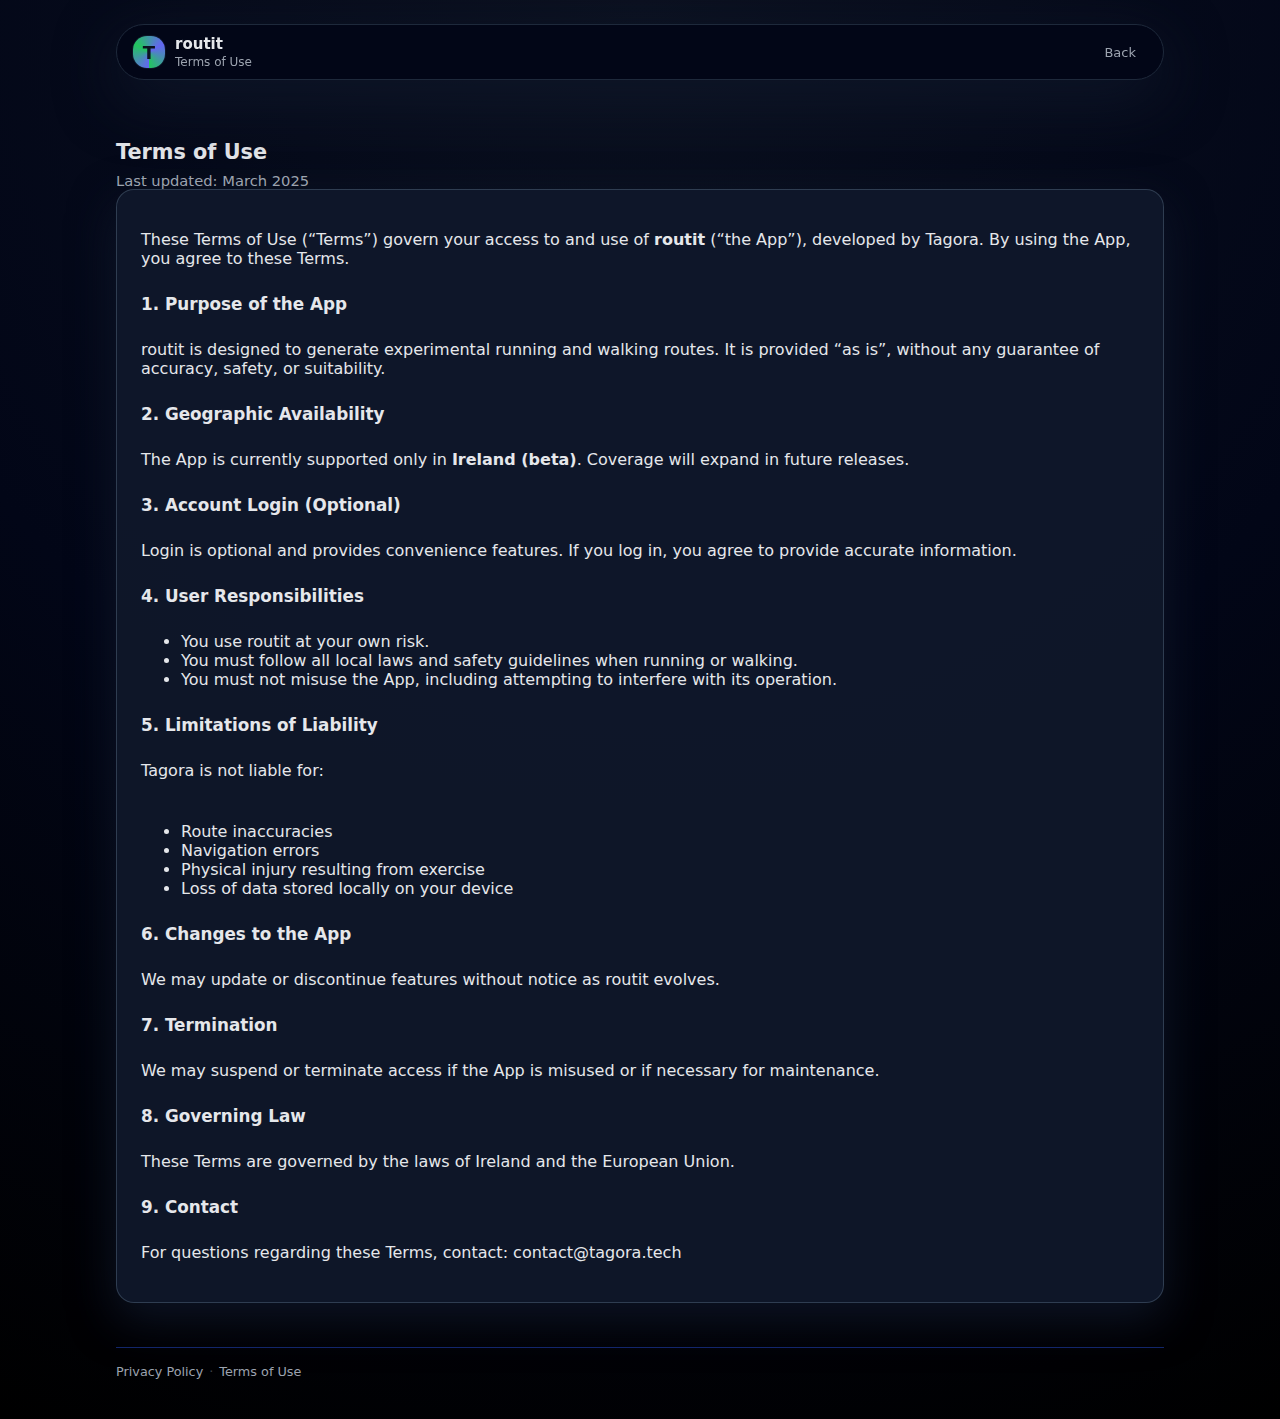
<file: projects/routit/terms-of-use.html>
<!DOCTYPE html>
<html lang="en">
<head>
  <meta charset="UTF-8" />
  <title>routit – Terms of Use</title>
  <meta name="viewport" content="width=device-width, initial-scale=1" />
  <link rel="stylesheet" href="/styles.css" />
</head>

<body>
  <div class="page">

    <header class="nav">
      <div class="nav-left">
        <div class="logo-mark">T</div>
        <div class="logo-text">
          <span class="logo-main">routit</span>
          <span class="logo-sub">Terms of Use</span>
        </div>
      </div>
      <nav class="nav-links">
        <a href="/projects/routit/">Back</a>
      </nav>
    </header>

    <section class="section">
      <div class="section-header">
        <h2>Terms of Use</h2>
        <p>Last updated: March 2025</p>
      </div>

      <div class="card" style="padding:24px">

        <p>
          These Terms of Use (“Terms”) govern your access to and use of
          <strong>routit</strong> (“the App”), developed by Tagora.
          By using the App, you agree to these Terms.
        </p>

        <h3>1. Purpose of the App</h3>
        <p>
          routit is designed to generate experimental running and walking routes.  
          It is provided “as is”, without any guarantee of accuracy, safety, or suitability.
        </p>

        <h3>2. Geographic Availability</h3>
        <p>
          The App is currently supported only in <strong>Ireland (beta)</strong>.  
          Coverage will expand in future releases.
        </p>

        <h3>3. Account Login (Optional)</h3>
        <p>
          Login is optional and provides convenience features.  
          If you log in, you agree to provide accurate information.
        </p>

        <h3>4. User Responsibilities</h3>
        <ul>
          <li>You use routit at your own risk.</li>
          <li>You must follow all local laws and safety guidelines when running or walking.</li>
          <li>You must not misuse the App, including attempting to interfere with its operation.</li>
        </ul>

        <h3>5. Limitations of Liability</h3>
        <p>
          Tagora is not liable for:
        </p>
        <ul>
          <li>Route inaccuracies</li>
          <li>Navigation errors</li>
          <li>Physical injury resulting from exercise</li>
          <li>Loss of data stored locally on your device</li>
        </ul>

        <h3>6. Changes to the App</h3>
        <p>
          We may update or discontinue features without notice as routit evolves.
        </p>

        <h3>7. Termination</h3>
        <p>
          We may suspend or terminate access if the App is misused or if necessary for maintenance.
        </p>

        <h3>8. Governing Law</h3>
        <p>
          These Terms are governed by the laws of Ireland and the European Union.
        </p>

        <h3>9. Contact</h3>
        <p>
          For questions regarding these Terms, contact:  
          <a href="mailto:contact@tagora.tech">contact@tagora.tech</a>
        </p>

      </div>
    </section>

    <footer class="footer">
      <a href="/projects/routit/privacy-policy.html">Privacy Policy</a>
      <span class="footer-separator">·</span>
      <a href="/projects/routit/terms-of-use.html">Terms of Use</a>
    </footer>

  </div>
</body>
</html>
</file>
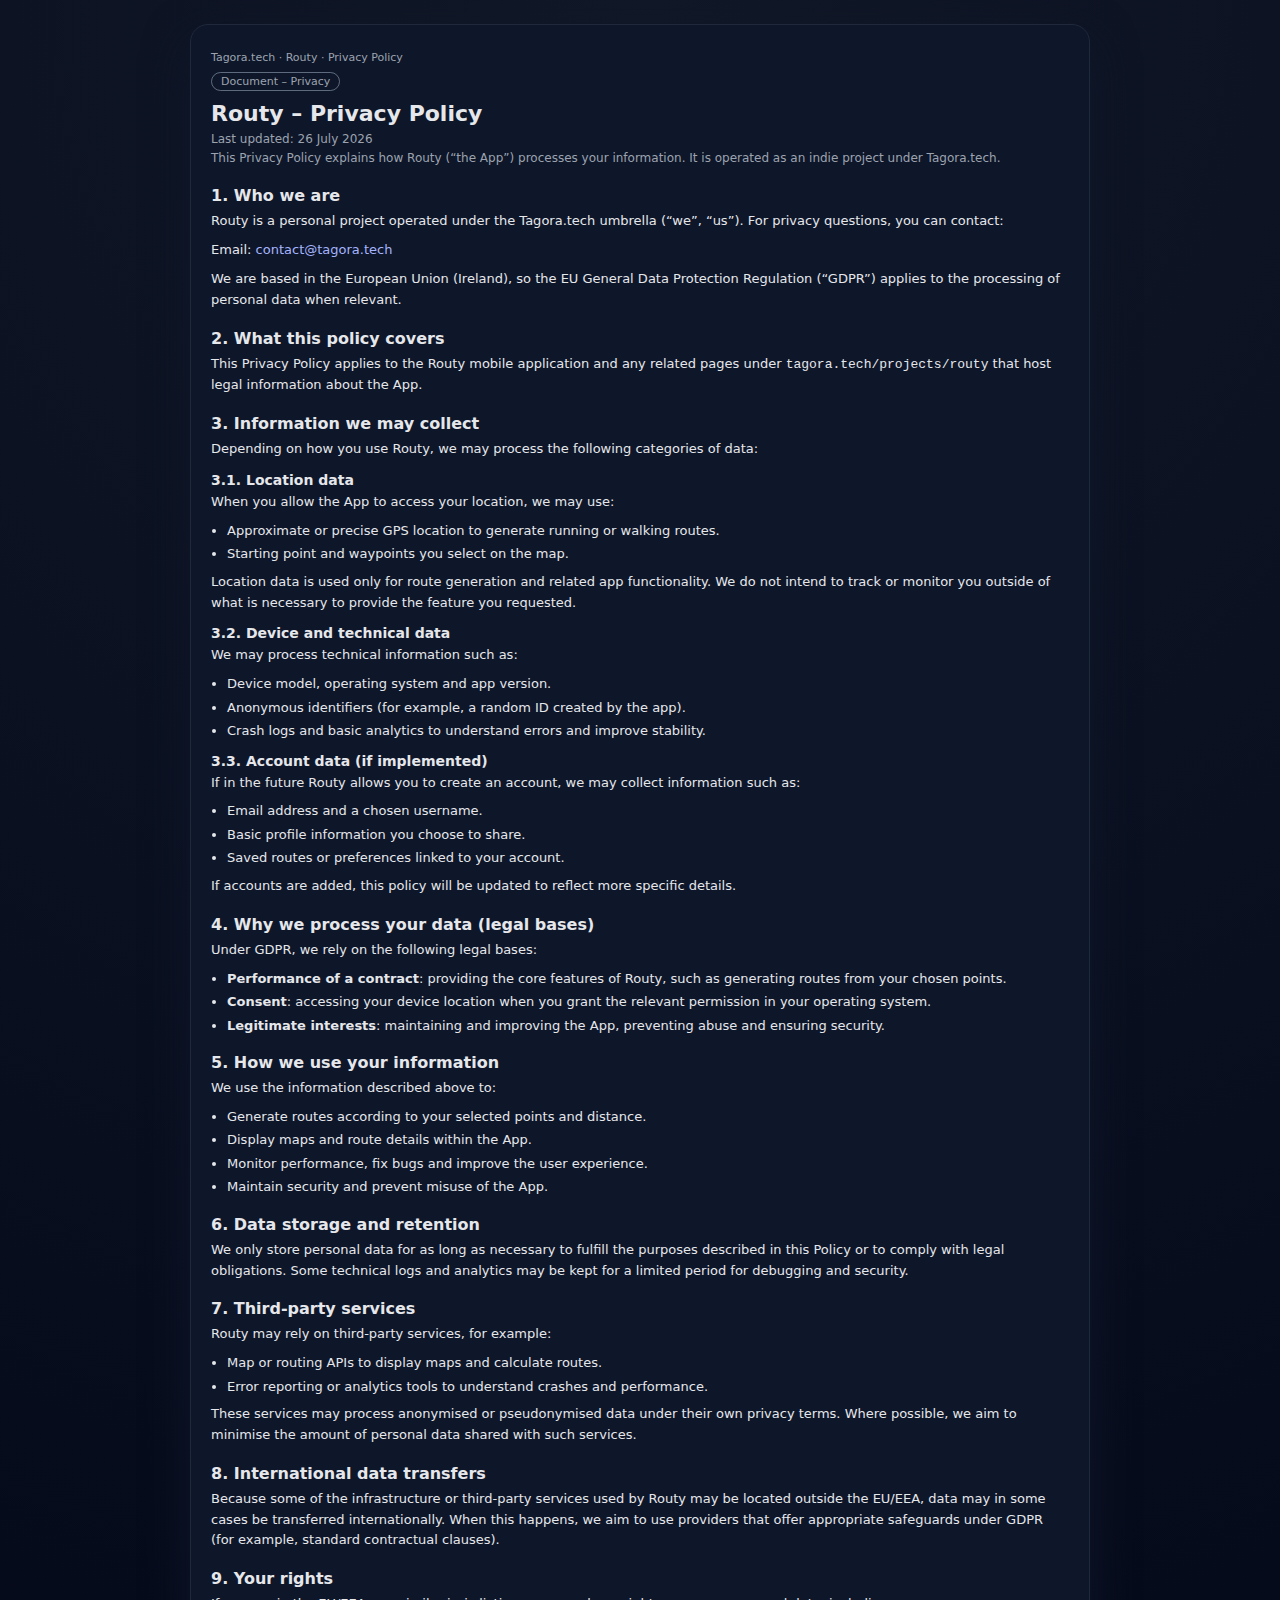
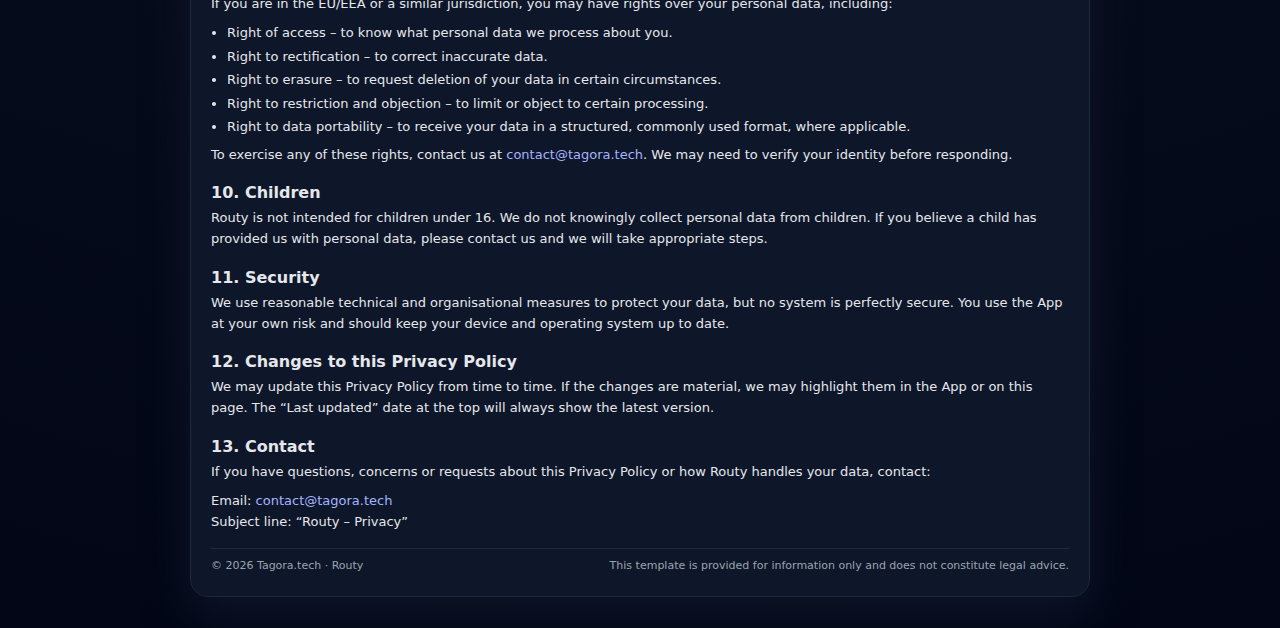
<file: projects/routy/privacy-policy.html>
<!doctype html>
<html lang="en">
<head>
  <meta charset="utf-8">
  <title>Routy – Privacy Policy | Tagora.tech</title>
  <meta name="viewport" content="width=device-width, initial-scale=1">
  <style>
    :root {
      --primary: #6366f1;
      --bg: #020617;
      --bg-card: #020617;
      --text: #e5e7eb;
      --muted: #9ca3af;
      --border: #1e293b;
      --max-width: 900px;
    }

    * { box-sizing: border-box; margin: 0; padding: 0; }

    body {
      font-family: system-ui, -apple-system, BlinkMacSystemFont, "Segoe UI", sans-serif;
      background: radial-gradient(circle at top, #111827, #020617);
      color: var(--text);
      min-height: 100vh;
      padding: 24px 16px 32px;
      display: flex;
      justify-content: center;
    }

    .page {
      width: 100%;
      max-width: var(--max-width);
      background: rgba(15, 23, 42, 0.96);
      border-radius: 18px;
      padding: 26px 20px 24px;
      border: 1px solid var(--border);
      box-shadow: 0 18px 45px rgba(15, 23, 42, 0.9);
    }

    .breadcrumbs {
      font-size: 11px;
      color: var(--muted);
      margin-bottom: 6px;
    }

    .breadcrumbs a {
      color: var(--muted);
      text-decoration: none;
    }

    .breadcrumbs a:hover {
      text-decoration: underline;
    }

    h1 {
      font-size: 22px;
      margin-bottom: 4px;
    }

    .meta {
      font-size: 12px;
      color: var(--muted);
      margin-bottom: 18px;
    }

    .pill {
      display: inline-flex;
      align-items: center;
      padding: 2px 9px;
      border-radius: 999px;
      border: 1px solid rgba(148, 163, 184, 0.6);
      font-size: 11px;
      color: var(--muted);
      margin-bottom: 10px;
    }

    h2 {
      font-size: 16px;
      margin-top: 18px;
      margin-bottom: 6px;
    }

    h3 {
      font-size: 14px;
      margin-top: 12px;
      margin-bottom: 4px;
    }

    p {
      font-size: 13px;
      line-height: 1.6;
      color: var(--text);
      margin-bottom: 8px;
    }

    ul {
      margin-left: 16px;
      margin-bottom: 8px;
    }

    li {
      font-size: 13px;
      line-height: 1.5;
      color: var(--text);
      margin-bottom: 4px;
    }

    a {
      color: #a5b4fc;
      text-decoration: none;
    }

    a:hover {
      text-decoration: underline;
    }

    footer {
      border-top: 1px solid var(--border);
      margin-top: 16px;
      padding-top: 10px;
      font-size: 11px;
      color: var(--muted);
      display: flex;
      justify-content: space-between;
      gap: 8px;
      flex-wrap: wrap;
    }

    @media (max-width: 640px) {
      .page {
        padding: 20px 16px 18px;
      }
      h1 {
        font-size: 20px;
      }
    }
  </style>
</head>
<body>
  <article class="page">
    <div class="breadcrumbs">
      <a href="/">Tagora.tech</a> · <a href="/projects/routy/">Routy</a> · <span>Privacy Policy</span>
    </div>

    <span class="pill">Document – Privacy</span>
    <h1>Routy – Privacy Policy</h1>
    <p class="meta">
      Last updated: <span id="last-updated"></span><br>
      This Privacy Policy explains how Routy (“the App”) processes your information. It is operated as an indie project under Tagora.tech.
    </p>

    <section>
      <h2>1. Who we are</h2>
      <p>
        Routy is a personal project operated under the Tagora.tech umbrella (“we”, “us”). For privacy questions, you can contact:
      </p>
      <p>
        Email: <a href="mailto:contact@tagora.tech">contact@tagora.tech</a>
      </p>
      <p>
        We are based in the European Union (Ireland), so the EU General Data Protection Regulation (“GDPR”) applies to the processing of personal data when relevant.
      </p>
    </section>

    <section>
      <h2>2. What this policy covers</h2>
      <p>
        This Privacy Policy applies to the Routy mobile application and any related pages under
        <code>tagora.tech/projects/routy</code> that host legal information about the App.
      </p>
    </section>

    <section>
      <h2>3. Information we may collect</h2>
      <p>Depending on how you use Routy, we may process the following categories of data:</p>

      <h3>3.1. Location data</h3>
      <p>
        When you allow the App to access your location, we may use:
      </p>
      <ul>
        <li>Approximate or precise GPS location to generate running or walking routes.</li>
        <li>Starting point and waypoints you select on the map.</li>
      </ul>
      <p>
        Location data is used only for route generation and related app functionality. We do not intend to track or
        monitor you outside of what is necessary to provide the feature you requested.
      </p>

      <h3>3.2. Device and technical data</h3>
      <p>We may process technical information such as:</p>
      <ul>
        <li>Device model, operating system and app version.</li>
        <li>Anonymous identifiers (for example, a random ID created by the app).</li>
        <li>Crash logs and basic analytics to understand errors and improve stability.</li>
      </ul>

      <h3>3.3. Account data (if implemented)</h3>
      <p>
        If in the future Routy allows you to create an account, we may collect information such as:
      </p>
      <ul>
        <li>Email address and a chosen username.</li>
        <li>Basic profile information you choose to share.</li>
        <li>Saved routes or preferences linked to your account.</li>
      </ul>
      <p>
        If accounts are added, this policy will be updated to reflect more specific details.
      </p>
    </section>

    <section>
      <h2>4. Why we process your data (legal bases)</h2>
      <p>Under GDPR, we rely on the following legal bases:</p>
      <ul>
        <li><strong>Performance of a contract</strong>: providing the core features of Routy, such as generating routes from your chosen points.</li>
        <li><strong>Consent</strong>: accessing your device location when you grant the relevant permission in your operating system.</li>
        <li><strong>Legitimate interests</strong>: maintaining and improving the App, preventing abuse and ensuring security.</li>
      </ul>
    </section>

    <section>
      <h2>5. How we use your information</h2>
      <p>We use the information described above to:</p>
      <ul>
        <li>Generate routes according to your selected points and distance.</li>
        <li>Display maps and route details within the App.</li>
        <li>Monitor performance, fix bugs and improve the user experience.</li>
        <li>Maintain security and prevent misuse of the App.</li>
      </ul>
    </section>

    <section>
      <h2>6. Data storage and retention</h2>
      <p>
        We only store personal data for as long as necessary to fulfill the purposes described in this Policy or to comply with legal obligations.
        Some technical logs and analytics may be kept for a limited period for debugging and security.
      </p>
    </section>

    <section>
      <h2>7. Third-party services</h2>
      <p>
        Routy may rely on third-party services, for example:
      </p>
      <ul>
        <li>Map or routing APIs to display maps and calculate routes.</li>
        <li>Error reporting or analytics tools to understand crashes and performance.</li>
      </ul>
      <p>
        These services may process anonymised or pseudonymised data under their own privacy terms.
        Where possible, we aim to minimise the amount of personal data shared with such services.
      </p>
    </section>

    <section>
      <h2>8. International data transfers</h2>
      <p>
        Because some of the infrastructure or third-party services used by Routy may be located outside the EU/EEA,
        data may in some cases be transferred internationally. When this happens, we aim to use providers that offer
        appropriate safeguards under GDPR (for example, standard contractual clauses).
      </p>
    </section>

    <section>
      <h2>9. Your rights</h2>
      <p>
        If you are in the EU/EEA or a similar jurisdiction, you may have rights over your personal data, including:
      </p>
      <ul>
        <li>Right of access – to know what personal data we process about you.</li>
        <li>Right to rectification – to correct inaccurate data.</li>
        <li>Right to erasure – to request deletion of your data in certain circumstances.</li>
        <li>Right to restriction and objection – to limit or object to certain processing.</li>
        <li>Right to data portability – to receive your data in a structured, commonly used format, where applicable.</li>
      </ul>
      <p>
        To exercise any of these rights, contact us at
        <a href="mailto:contact@tagora.tech">contact@tagora.tech</a>.
        We may need to verify your identity before responding.
      </p>
    </section>

    <section>
      <h2>10. Children</h2>
      <p>
        Routy is not intended for children under 16. We do not knowingly collect personal data from children.
        If you believe a child has provided us with personal data, please contact us and we will take appropriate steps.
      </p>
    </section>

    <section>
      <h2>11. Security</h2>
      <p>
        We use reasonable technical and organisational measures to protect your data, but no system is perfectly secure.
        You use the App at your own risk and should keep your device and operating system up to date.
      </p>
    </section>

    <section>
      <h2>12. Changes to this Privacy Policy</h2>
      <p>
        We may update this Privacy Policy from time to time. If the changes are material, we may highlight them in the App
        or on this page. The “Last updated” date at the top will always show the latest version.
      </p>
    </section>

    <section>
      <h2>13. Contact</h2>
      <p>
        If you have questions, concerns or requests about this Privacy Policy or how Routy handles your data, contact:
      </p>
      <p>
        Email: <a href="mailto:contact@tagora.tech">contact@tagora.tech</a><br>
        Subject line: “Routy – Privacy”
      </p>
    </section>

    <footer>
      <span>© <span id="year"></span> Tagora.tech · Routy</span>
      <span>This template is provided for information only and does not constitute legal advice.</span>
    </footer>
  </article>

  <script>
    const now = new Date();
    const month = now.toLocaleString("en-GB", { month: "long" });
    const day = now.getDate();
    const year = now.getFullYear();
    document.getElementById("last-updated").textContent = `${day} ${month} ${year}`;
    document.getElementById("year").textContent = year;
  </script>
</body>
</html>
</file>
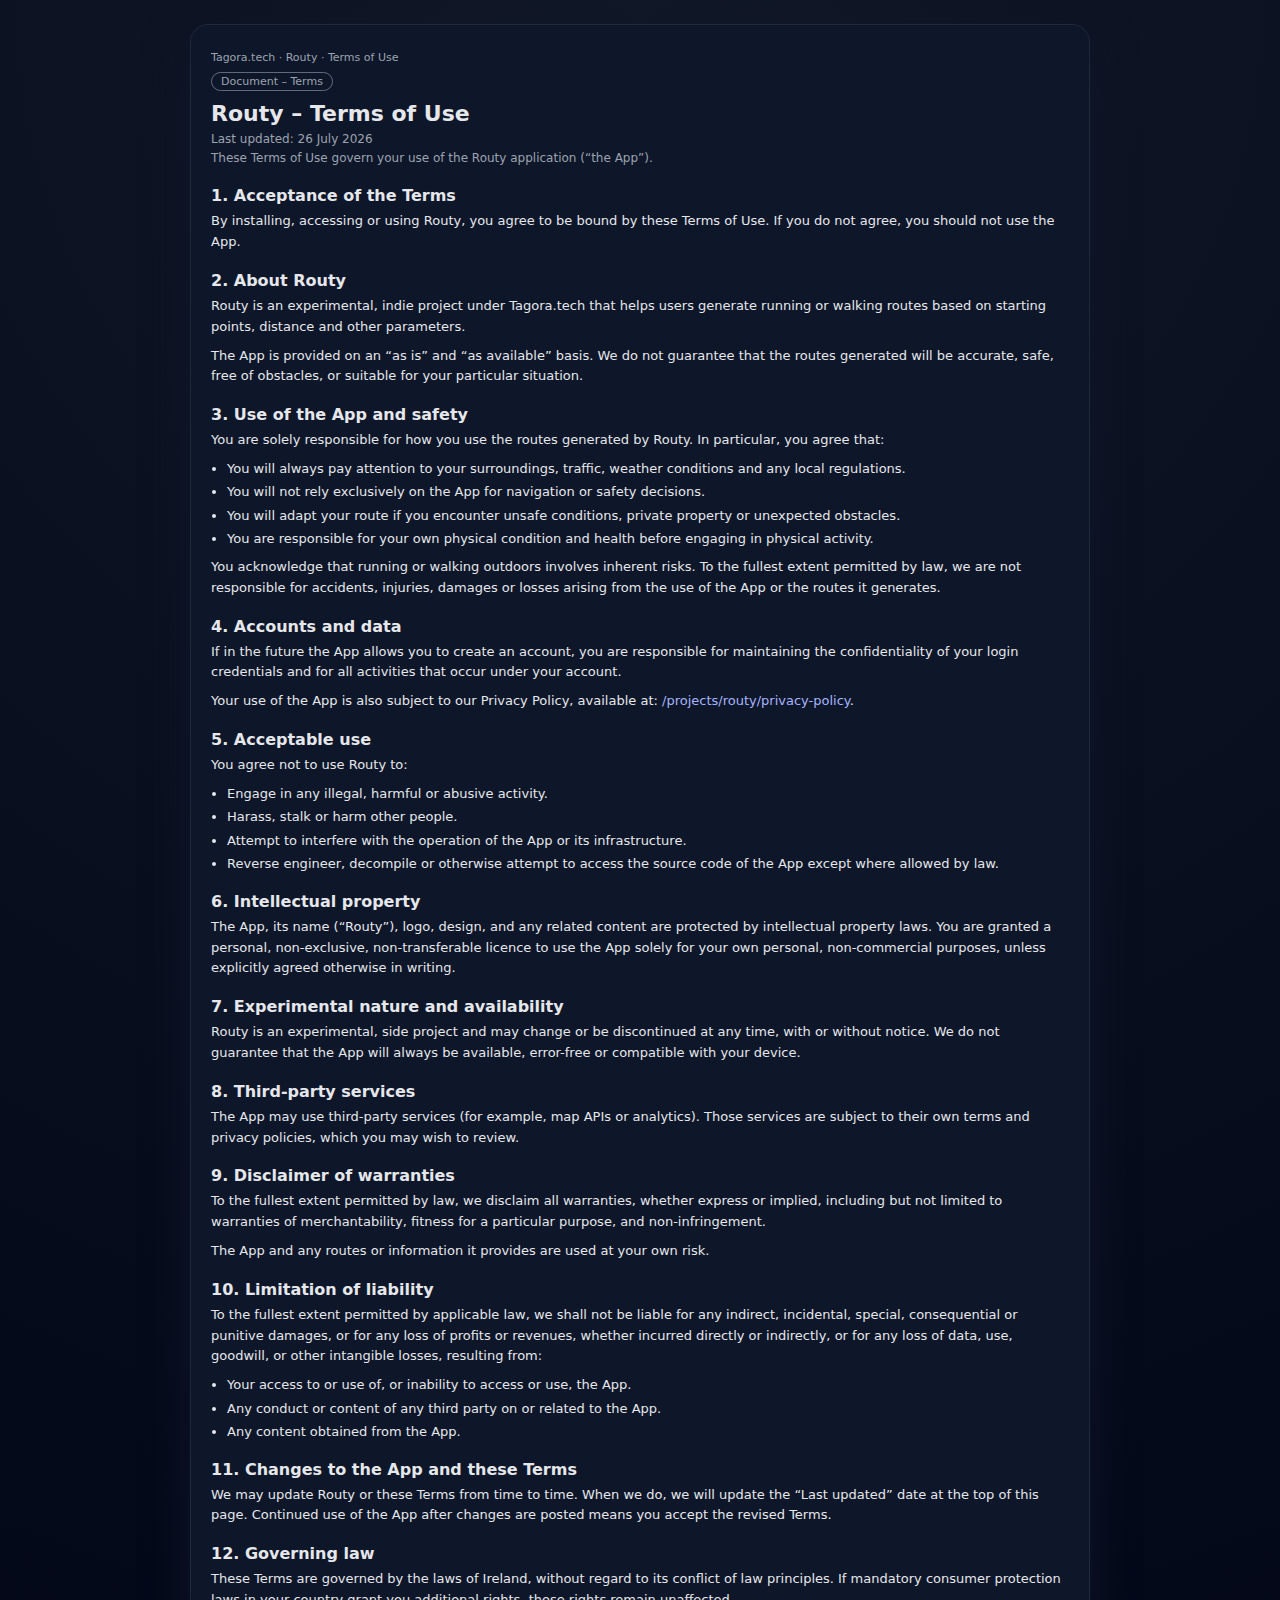
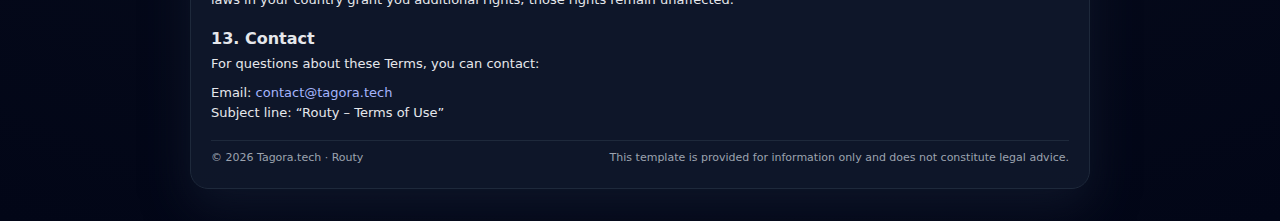
<file: projects/routy/terms-of-use.html>
<!doctype html>
<html lang="en">
<head>
  <meta charset="utf-8">
  <title>Routy – Terms of Use | Tagora.tech</title>
  <meta name="viewport" content="width=device-width, initial-scale=1">
  <style>
    :root {
      --primary: #6366f1;
      --bg: #020617;
      --bg-card: #020617;
      --text: #e5e7eb;
      --muted: #9ca3af;
      --border: #1e293b;
      --max-width: 900px;
    }

    * { box-sizing: border-box; margin: 0; padding: 0; }

    body {
      font-family: system-ui, -apple-system, BlinkMacSystemFont, "Segoe UI", sans-serif;
      background: radial-gradient(circle at top, #111827, #020617);
      color: var(--text);
      min-height: 100vh;
      padding: 24px 16px 32px;
      display: flex;
      justify-content: center;
    }

    .page {
      width: 100%;
      max-width: var(--max-width);
      background: rgba(15, 23, 42, 0.96);
      border-radius: 18px;
      padding: 26px 20px 24px;
      border: 1px solid var(--border);
      box-shadow: 0 18px 45px rgba(15, 23, 42, 0.9);
    }

    .breadcrumbs {
      font-size: 11px;
      color: var(--muted);
      margin-bottom: 6px;
    }

    .breadcrumbs a {
      color: var(--muted);
      text-decoration: none;
    }

    .breadcrumbs a:hover {
      text-decoration: underline;
    }

    h1 {
      font-size: 22px;
      margin-bottom: 4px;
    }

    .meta {
      font-size: 12px;
      color: var(--muted);
      margin-bottom: 18px;
    }

    .pill {
      display: inline-flex;
      align-items: center;
      padding: 2px 9px;
      border-radius: 999px;
      border: 1px solid rgba(148, 163, 184, 0.6);
      font-size: 11px;
      color: var(--muted);
      margin-bottom: 10px;
    }

    h2 {
      font-size: 16px;
      margin-top: 18px;
      margin-bottom: 6px;
    }

    h3 {
      font-size: 14px;
      margin-top: 12px;
      margin-bottom: 4px;
    }

    p {
      font-size: 13px;
      line-height: 1.6;
      color: var(--text);
      margin-bottom: 8px;
    }

    ul {
      margin-left: 16px;
      margin-bottom: 8px;
    }

    li {
      font-size: 13px;
      line-height: 1.5;
      color: var(--text);
      margin-bottom: 4px;
    }

    a {
      color: #a5b4fc;
      text-decoration: none;
    }

    a:hover {
      text-decoration: underline;
    }

    footer {
      border-top: 1px solid var(--border);
      margin-top: 16px;
      padding-top: 10px;
      font-size: 11px;
      color: var(--muted);
      display: flex;
      justify-content: space-between;
      gap: 8px;
      flex-wrap: wrap;
    }

    @media (max-width: 640px) {
      .page {
        padding: 20px 16px 18px;
      }
      h1 {
        font-size: 20px;
      }
    }
  </style>
</head>
<body>
  <article class="page">
    <div class="breadcrumbs">
      <a href="/">Tagora.tech</a> · <a href="/projects/routy/">Routy</a> · <span>Terms of Use</span>
    </div>

    <span class="pill">Document – Terms</span>
    <h1>Routy – Terms of Use</h1>
    <p class="meta">
      Last updated: <span id="last-updated"></span><br>
      These Terms of Use govern your use of the Routy application (“the App”).
    </p>

    <section>
      <h2>1. Acceptance of the Terms</h2>
      <p>
        By installing, accessing or using Routy, you agree to be bound by these Terms of Use.
        If you do not agree, you should not use the App.
      </p>
    </section>

    <section>
      <h2>2. About Routy</h2>
      <p>
        Routy is an experimental, indie project under Tagora.tech that helps users generate running or walking routes
        based on starting points, distance and other parameters.
      </p>
      <p>
        The App is provided on an “as is” and “as available” basis. We do not guarantee that the routes generated will
        be accurate, safe, free of obstacles, or suitable for your particular situation.
      </p>
    </section>

    <section>
      <h2>3. Use of the App and safety</h2>
      <p>You are solely responsible for how you use the routes generated by Routy. In particular, you agree that:</p>
      <ul>
        <li>You will always pay attention to your surroundings, traffic, weather conditions and any local regulations.</li>
        <li>You will not rely exclusively on the App for navigation or safety decisions.</li>
        <li>You will adapt your route if you encounter unsafe conditions, private property or unexpected obstacles.</li>
        <li>You are responsible for your own physical condition and health before engaging in physical activity.</li>
      </ul>
      <p>
        You acknowledge that running or walking outdoors involves inherent risks. To the fullest extent permitted by law,
        we are not responsible for accidents, injuries, damages or losses arising from the use of the App or the routes it generates.
      </p>
    </section>

    <section>
      <h2>4. Accounts and data</h2>
      <p>
        If in the future the App allows you to create an account, you are responsible for maintaining the confidentiality of
        your login credentials and for all activities that occur under your account.
      </p>
      <p>
        Your use of the App is also subject to our Privacy Policy, available at:
        <a href="/projects/routy/privacy-policy">/projects/routy/privacy-policy</a>.
      </p>
    </section>

    <section>
      <h2>5. Acceptable use</h2>
      <p>You agree not to use Routy to:</p>
      <ul>
        <li>Engage in any illegal, harmful or abusive activity.</li>
        <li>Harass, stalk or harm other people.</li>
        <li>Attempt to interfere with the operation of the App or its infrastructure.</li>
        <li>Reverse engineer, decompile or otherwise attempt to access the source code of the App except where allowed by law.</li>
      </ul>
    </section>

    <section>
      <h2>6. Intellectual property</h2>
      <p>
        The App, its name (“Routy”), logo, design, and any related content are protected by intellectual property laws.
        You are granted a personal, non-exclusive, non-transferable licence to use the App solely for your own personal,
        non-commercial purposes, unless explicitly agreed otherwise in writing.
      </p>
    </section>

    <section>
      <h2>7. Experimental nature and availability</h2>
      <p>
        Routy is an experimental, side project and may change or be discontinued at any time, with or without notice.
        We do not guarantee that the App will always be available, error-free or compatible with your device.
      </p>
    </section>

    <section>
      <h2>8. Third-party services</h2>
      <p>
        The App may use third-party services (for example, map APIs or analytics). Those services are subject to their
        own terms and privacy policies, which you may wish to review.
      </p>
    </section>

    <section>
      <h2>9. Disclaimer of warranties</h2>
      <p>
        To the fullest extent permitted by law, we disclaim all warranties, whether express or implied, including but not
        limited to warranties of merchantability, fitness for a particular purpose, and non-infringement.
      </p>
      <p>
        The App and any routes or information it provides are used at your own risk.
      </p>
    </section>

    <section>
      <h2>10. Limitation of liability</h2>
      <p>
        To the fullest extent permitted by applicable law, we shall not be liable for any indirect, incidental, special,
        consequential or punitive damages, or for any loss of profits or revenues, whether incurred directly or indirectly,
        or for any loss of data, use, goodwill, or other intangible losses, resulting from:
      </p>
      <ul>
        <li>Your access to or use of, or inability to access or use, the App.</li>
        <li>Any conduct or content of any third party on or related to the App.</li>
        <li>Any content obtained from the App.</li>
      </ul>
    </section>

    <section>
      <h2>11. Changes to the App and these Terms</h2>
      <p>
        We may update Routy or these Terms from time to time. When we do, we will update the “Last updated” date at the
        top of this page. Continued use of the App after changes are posted means you accept the revised Terms.
      </p>
    </section>

    <section>
      <h2>12. Governing law</h2>
      <p>
        These Terms are governed by the laws of Ireland, without regard to its conflict of law principles.
        If mandatory consumer protection laws in your country grant you additional rights, those rights remain unaffected.
      </p>
    </section>

    <section>
      <h2>13. Contact</h2>
      <p>
        For questions about these Terms, you can contact:
      </p>
      <p>
        Email: <a href="mailto:contact@tagora.tech">contact@tagora.tech</a><br>
        Subject line: “Routy – Terms of Use”
      </p>
    </section>

    <footer>
      <span>© <span id="year"></span> Tagora.tech · Routy</span>
      <span>This template is provided for information only and does not constitute legal advice.</span>
    </footer>
  </article>

  <script>
    const now = new Date();
    const month = now.toLocaleString("en-GB", { month: "long" });
    const day = now.getDate();
    const year = now.getFullYear();
    document.getElementById("last-updated").textContent = `${day} ${month} ${year}`;
    document.getElementById("year").textContent = year;
  </script>
</body>
</html>
</file>
<file: styles/base.css>
* {
  box-sizing: border-box;
}

body {
  margin: 0;
  font-family: system-ui, -apple-system, BlinkMacSystemFont, sans-serif;
  line-height: 1.6;
}

a {
  text-decoration: none;
  color: inherit;
}

.container {
  max-width: 1100px;
  margin: 0 auto;
  padding: 4rem 1.5rem;
}

header {
  padding: 1.5rem 2rem;
  display: flex;
  justify-content: space-between;
  align-items: center;
}

nav a {
  margin-left: 1.5rem;
  font-weight: 500;
}

h1, h2, h3 {
  line-height: 1.25;
}

footer {
  padding: 2rem;
  text-align: center;
  font-size: 0.9rem;
  opacity: 0.7;
}
</file>
<file: styles/tagora.css>
:root{
  --bg: #ffffff;
  --panel: #ffffff;
  --text: #0a0a0a;
  --muted: #475569;
  --primary: #0F2F2A;
  --accent: #2F7F6F;
  --border: rgba(15, 23, 42, 0.10);
}

body {
  background: 
    radial-gradient(1200px 600px at 15% 5%, rgba(47, 127, 111, 0.12), transparent 60%),
    radial-gradient(900px 500px at 85% 0%, rgba(15, 47, 42, 0.10), transparent 55%),
    #ffffff; /* Fondo principal blanco */
}

.hero {
  background: #0F2F2A; /* Fondo verde azulado para resaltar */
  padding: 6rem 1.5rem;
  color: white;
}
</file>
<file: styles/plastik.css>
:root{
  --bg: #F3F1EB;
  --text: #003849;
  --muted: #6B6F73;
  --subtle: #9ca3af;
  --primary: #003849;
  --primary-strong: #002e39;
  --panel: #FFFFFF;
  --panel-strong: #FAF9F5;
  --border: #d6d9dc;
  --shadow: 0 14px 30px rgba(0,0,0,0.12);
}

body{
  font-family: system-ui, -apple-system, BlinkMacSystemFont, "Segoe UI", sans-serif;
  background:
    radial-gradient(640px 420px at 16% 0%, rgba(0,56,73,0.08), transparent 62%),
    radial-gradient(640px 420px at 84% 0%, rgba(0,56,73,0.06), transparent 62%),
    linear-gradient(180deg, #F7F5EF 0%, #F1EEE7 100%);
  color: var(--text);
}

.topbar{
  background: #003849;
  border-bottom: 1px solid #002e39;
  backdrop-filter: blur(12px);
}
.topbar a{
  color: #f9fafb;
}
.topbar a:hover{ color: #e5e7eb; }

.brand{ letter-spacing: 0.14em; color: #f9fafb; }
.brand-mark{ width: 36px; height: auto; }

.hero{
  padding: 96px 0 50px;
  position: relative;
}
.hero h1{ max-width: 780px; }
.hero p{
  color: var(--muted);
  max-width: 720px;
}
.hero-actions{ display:flex; gap: 12px; align-items:center; margin-top: 20px; flex-wrap: wrap; }
.eyebrow{
  font-size: 14px;
  letter-spacing: 0.08em;
  text-transform: uppercase;
  color: #6B6F73;
  margin-bottom: 10px;
}

.badge{
  display:inline-flex;
  padding: 8px 12px;
  border-radius: 999px;
  background: #E8F0F3;
  color: #003849;
  border: 1px solid #cdd8dc;
  font-weight: 650;
  letter-spacing: 0.01em;
  margin-bottom: 14px;
}

.highlight-grid{ grid-template-columns: repeat(auto-fit, minmax(260px, 1fr)); }
.highlight{
  background: var(--panel);
  border: 1px solid var(--border);
  box-shadow: var(--shadow);
  padding: 22px;
  border-radius: 18px;
}
.highlight h3{ margin: 6px 0 10px; }
.highlight p{ color: var(--muted); margin:0; }

.product{
  display:grid;
  grid-template-columns: repeat(auto-fit, minmax(280px, 1fr));
  gap: 22px;
  align-items: center;
}
.product-copy h2{ margin:0 0 12px; }
.product-copy p{ color: var(--muted); margin: 0 0 16px; }
.list{ padding-left: 18px; color: #003849; }
.list li{ margin-bottom: 8px; }

.product-media{
  display:grid;
  gap: 16px;
}
.shot{
  border-radius: 18px;
  overflow:hidden;
  border: 1px solid #e5e7eb;
  background: #FFFFFF;
  box-shadow: 0 16px 30px rgba(0,0,0,0.08);
}
.screens-grid{
  display:grid;
  grid-template-columns: repeat(auto-fit, minmax(240px, 1fr));
  gap: 20px;
  align-items: start;
}
.screen{
  background: #FFFFFF;
  border: 1px solid #e5e7eb;
  border-radius: 18px;
  box-shadow: 0 18px 36px rgba(0,0,0,0.12);
  overflow:hidden;
}
.screen img{
  width: 100%;
  height: auto;
  display: block;
}

.checklist .card{
  background: var(--panel);
  border: 1px solid #dfe3e6;
  box-shadow: 0 16px 34px rgba(0,0,0,0.12);
}
.checklist .row{
  display:flex;
  gap: 18px;
  align-items:flex-start;
  flex-wrap: wrap;
  justify-content: space-between;
}
.in-card{ margin: 0 0 6px; color: #6B6F73; }
.muted{ color: var(--muted); margin:0; }
.actions{ display:flex; gap:10px; flex-wrap: wrap; }
.btn.ghost{
  background: #003849;
  border: 1px solid #003849;
  color: #ffffff;
}
.bullets{
  grid-template-columns: repeat(auto-fit, minmax(240px, 1fr));
  gap: 12px 18px;
  margin-top: 18px;
}
.tick{
  position:relative;
  padding-left: 26px;
  color: #003849;
}
.tick:before{
  content:"*";
  position:absolute;
  left:0;
  top:0;
  color: var(--primary);
  font-weight: 800;
}

.legal{ padding-top: 24px; }
.legal-card{
  background: var(--panel);
  border: 1px solid #dfe3e6;
  box-shadow: var(--shadow);
}
.legal-card h1{
  font-size: 34px;
}
.legal-card p, .legal-card li{
  color: #003849;
}
.legal-card strong{ color: #001e28; }
.legal-card a{ color: #0a5164; }
.legal-card a:hover{ color: #003849; }

.btn{
  background: #003849;
  color: #ffffff;
  border: 1px solid #003849;
}
.btn:visited{ color: #ffffff; }
.btn:hover{ background: #002e39; border-color: #002e39; }
.btn.primary{
  background: #003849;
  border-color: #003849;
  color: #ffffff;
}
.btn.primary:visited{ color: #ffffff; }
.btn.primary:hover{ background: #002e39; border-color: #002e39; }

.footer{
  border-top: 1px solid #e5e7eb;
  color: #6B6F73;
}
</file>
<file: styles/routit.css>
body {
  background:
    linear-gradient(
      180deg,
      #020617 0%,
      #050a2e 40%,
      #020617 100%
    );
  color: white;
}

.badge {
  background: rgba(99,102,241,0.18);
  color: #c7d2fe;
  border: 1px solid rgba(99,102,241,0.35);
}

.hero p {
  color: rgba(255,255,255,0.75);
}

.card {
  background: rgba(255,255,255,0.06);
  border: 1px solid rgba(255,255,255,0.12);
}

.btn.primary {
  background: #6366f1;
}

.note {
  margin-top: 24px;
  padding: 14px 18px;
  border-radius: 14px;
  background: rgba(255,255,255,0.08);
  color: rgba(255,255,255,0.75);
}
</file>
<file: styles.css>
:root {
  --bg: #020617;
  --bg-soft: #020617;
  --bg-card: #020617;
  --bg-card-elevated: #020617;
  --border-subtle: #1e293b;
  --text-main: #e5e7eb;
  --text-muted: #9ca3af;
  --accent: #6366f1; /* tu morado */
  --accent-soft: rgba(99, 102, 241, 0.14);
  --accent-strong: rgba(99, 102, 241, 0.2);
  --secondary: #22c55e;
  --secondary-soft: rgba(34, 197, 94, 0.16);
  --shadow-soft: 0 24px 70px rgba(15, 23, 42, 0.95);
  --radius-lg: 20px;
  --radius-full: 999px;
  --transition-fast: 180ms ease-out;
  --max-width: 1080px;
}

*,
*::before,
*::after {
  box-sizing: border-box;
}

html, body {
  margin: 0;
  padding: 0;
}

body {
  font-family: "Inter", system-ui, -apple-system, BlinkMacSystemFont, "Segoe UI",
    sans-serif;
  background: radial-gradient(circle at top, #0b1120 0, #020617 52%, #000 100%);
  color: var(--text-main);
  min-height: 100vh;
}

a {
  color: inherit;
  text-decoration: none;
}

/* Layout */

.page {
  max-width: var(--max-width);
  margin: 0 auto;
  padding: 24px 16px 40px;
}

/* Nav */

.nav {
  display: flex;
  align-items: center;
  justify-content: space-between;
  gap: 16px;
  padding: 10px 16px;
  border-radius: 999px;
  border: 1px solid var(--border-subtle);
  background: radial-gradient(circle at top left, #020617, #020617);
  backdrop-filter: blur(18px);
  box-shadow: 0 18px 60px rgba(15, 23, 42, 0.85);
  margin-bottom: 32px;
  position: sticky;
  top: 16px;
  z-index: 10;
}

.nav-left {
  display: flex;
  align-items: center;
  gap: 10px;
}

.logo-mark {
  width: 32px;
  height: 32px;
  border-radius: 14px;
  background: conic-gradient(
    from 180deg,
    #6366f1,
    #22c55e,
    #6366f1,
    #22c55e
  );
  display: flex;
  align-items: center;
  justify-content: center;
  font-weight: 700;
  font-size: 18px;
  color: #0b1120;
  box-shadow: 0 0 0 1px rgba(15, 23, 42, 0.9);
}

.logo-text {
  display: flex;
  flex-direction: column;
  gap: 2px;
}

.logo-main {
  font-weight: 600;
  font-size: 15px;
}

.logo-sub {
  font-size: 12px;
  color: var(--text-muted);
}

.nav-links {
  display: flex;
  align-items: center;
  gap: 18px;
  font-size: 13px;
}

.nav-links a {
  color: var(--text-muted);
  padding: 6px 10px;
  border-radius: 999px;
  border: 1px solid transparent;
  transition: all var(--transition-fast);
}

.nav-links a:hover {
  color: #e5e7eb;
  border-color: rgba(148, 163, 184, 0.5);
  background: rgba(15, 23, 42, 0.9);
}

/* Hero */

.hero {
  display: grid;
  grid-template-columns: minmax(0, 2.1fr) minmax(0, 1.4fr);
  gap: 28px;
  margin-top: 32px;
  margin-bottom: 40px;
  align-items: stretch;
}

.hero-text h1 {
  font-size: clamp(2.3rem, 4vw, 3rem);
  line-height: 1.1;
  margin: 0 0 16px;
  letter-spacing: -0.03em;
}

.accent-gradient {
  background: linear-gradient(to right, #6366f1, #22c55e);
  -webkit-background-clip: text;
  color: transparent;
}

.hero-subtitle {
  margin: 0 0 20px;
  color: var(--text-muted);
  font-size: 0.98rem;
  max-width: 36rem;
}

.hero-actions {
  display: flex;
  flex-wrap: wrap;
  gap: 12px;
  margin-bottom: 12px;
}

.hero-meta {
  display: flex;
  flex-wrap: wrap;
  gap: 10px;
  font-size: 0.8rem;
  color: var(--text-muted);
}

.hero-meta span {
  padding: 5px 10px;
  border-radius: 999px;
  border: 1px solid rgba(51, 65, 85, 0.9);
  background: rgba(15, 23, 42, 0.9);
}

/* Hero side card */

.hero-card {
  display: flex;
  align-items: stretch;
}

.hero-card-inner {
  border-radius: 24px;
  border: 1px solid rgba(51, 65, 85, 0.9);
  background: radial-gradient(circle at top left, #020617, #020617);
  box-shadow: var(--shadow-soft);
  padding: 18px 18px 20px;
  display: flex;
  flex-direction: column;
  gap: 10px;
}

.hero-card-inner h2 {
  font-size: 0.95rem;
  letter-spacing: 0.08em;
  text-transform: uppercase;
  color: #9ca3af;
  margin: 0;
}

.hero-card-inner p {
  color: var(--text-main);
  font-size: 0.9rem;
  margin: 0 0 4px;
}

.chip-link {
  align-self: flex-start;
  font-size: 0.82rem;
  padding: 6px 10px;
  border-radius: 999px;
  background: var(--accent-soft);
  border: 1px solid rgba(99, 102, 241, 0.6);
  color: #c7d2fe;
  transition: all var(--transition-fast);
}

.chip-link:hover {
  background: var(--accent-strong);
}

/* Buttons */

.btn {
  display: inline-flex;
  align-items: center;
  justify-content: center;
  padding: 8px 16px;
  border-radius: var(--radius-full);
  font-size: 0.9rem;
  border: 1px solid transparent;
  cursor: pointer;
  white-space: nowrap;
  transition: all var(--transition-fast);
}

.btn.primary {
  background: linear-gradient(135deg, #6366f1, #4f46e5);
  color: white;
  box-shadow: 0 18px 40px rgba(79, 70, 229, 0.55);
}

.btn.primary:hover {
  transform: translateY(-1px);
  box-shadow: 0 22px 55px rgba(79, 70, 229, 0.7);
}

.btn.ghost {
  background: transparent;
  color: var(--text-main);
  border-color: rgba(148, 163, 184, 0.6);
}

.btn.ghost:hover {
  background: rgba(15, 23, 42, 0.9);
}

.btn.small {
  padding: 6px 12px;
  font-size: 0.82rem;
}

/* Sections */

.section {
  padding: 28px 0 16px;
}

.section-muted {
  background: radial-gradient(circle at top, rgba(15, 23, 42, 0.8), transparent);
  border-radius: 24px;
  padding-inline: 18px;
  padding-block: 24px;
  margin-bottom: 18px;
}

.section-header h2 {
  font-size: 1.3rem;
  margin: 0 0 8px;
}

.section-header p {
  margin: 0;
  color: var(--text-muted);
  font-size: 0.92rem;
}

/* Cards */

.cards {
  display: grid;
  grid-template-columns: repeat(auto-fit, minmax(250px, 1fr));
  gap: 18px;
  margin-top: 18px;
}

.card {
  border-radius: 18px;
  border: 1px solid rgba(51, 65, 85, 0.9);
  background: rgba(15, 23, 42, 0.96);
  padding: 16px 16px 14px;
  box-shadow: 0 16px 45px rgba(15, 23, 42, 0.85);
  display: flex;
  flex-direction: column;
  gap: 10px;
}

.card-tag {
  align-self: flex-start;
  padding: 4px 10px;
  border-radius: 999px;
  font-size: 0.7rem;
  letter-spacing: 0.08em;
  text-transform: uppercase;
  background: var(--accent-soft);
  color: #c7d2fe;
  border: 1px solid rgba(129, 140, 248, 0.7);
}

.card-tag.secondary {
  background: var(--secondary-soft);
  color: #bbf7d0;
  border-color: rgba(34, 197, 94, 0.7);
}

.card h3 {
  margin: 0;
  font-size: 1.05rem;
}

.card-desc {
  margin: 0;
  font-size: 0.9rem;
  color: var(--text-muted);
}

.card-list {
  list-style: none;
  padding: 0;
  margin: 4px 0 0;
  font-size: 0.86rem;
  color: #e5e7eb;
}

.card-list li {
  margin-bottom: 3px;
}

.card-actions {
  display: flex;
  flex-wrap: wrap;
  align-items: center;
  gap: 8px;
  margin-top: 4px;
}

.card-note {
  font-size: 0.8rem;
  color: var(--text-muted);
}

/* Knowledge pills */

.pill-row {
  display: flex;
  flex-wrap: wrap;
  gap: 8px;
  margin: 14px 0 8px;
}

.pill {
  font-size: 0.8rem;
  padding: 6px 10px;
  border-radius: 999px;
  border: 1px solid rgba(51, 65, 85, 0.9);
  background: rgba(15, 23, 42, 0.9);
}

.section-note {
  font-size: 0.86rem;
  color: var(--text-muted);
}

/* About */

.about-grid {
  display: grid;
  grid-template-columns: minmax(0, 1.4fr) minmax(0, 1fr);
  gap: 20px;
  margin-top: 16px;
}

.about-list {
  list-style: none;
  padding: 0;
  margin: 0;
  font-size: 0.9rem;
  color: var(--text-main);
}

.about-list li {
  margin-bottom: 6px;
}

.contact-email a {
  color: #c7d2fe;
}

.contact-email a:hover {
  text-decoration: underline;
}

/* Footer */

.footer {
  margin-top: 28px;
  padding-top: 16px;
  border-top: 1px solid rgba(30, 64, 175, 0.6);
  font-size: 0.8rem;
  color: var(--text-muted);
  display: flex;
  flex-wrap: wrap;
  gap: 6px;
  align-items: center;
}

.footer-separator {
  opacity: 0.4;
}

/* Responsive */

@media (max-width: 800px) {
  .nav {
    border-radius: 18px;
  }

  .nav-links {
    display: none;
  }

  .hero {
    grid-template-columns: minmax(0, 1fr);
  }

  .hero-card {
    order: -1;
  }

  .section-muted {
    margin-top: 10px;
    padding-inline: 14px;
  }

  .about-grid {
    grid-template-columns: minmax(0, 1fr);
  }
}
</file>
